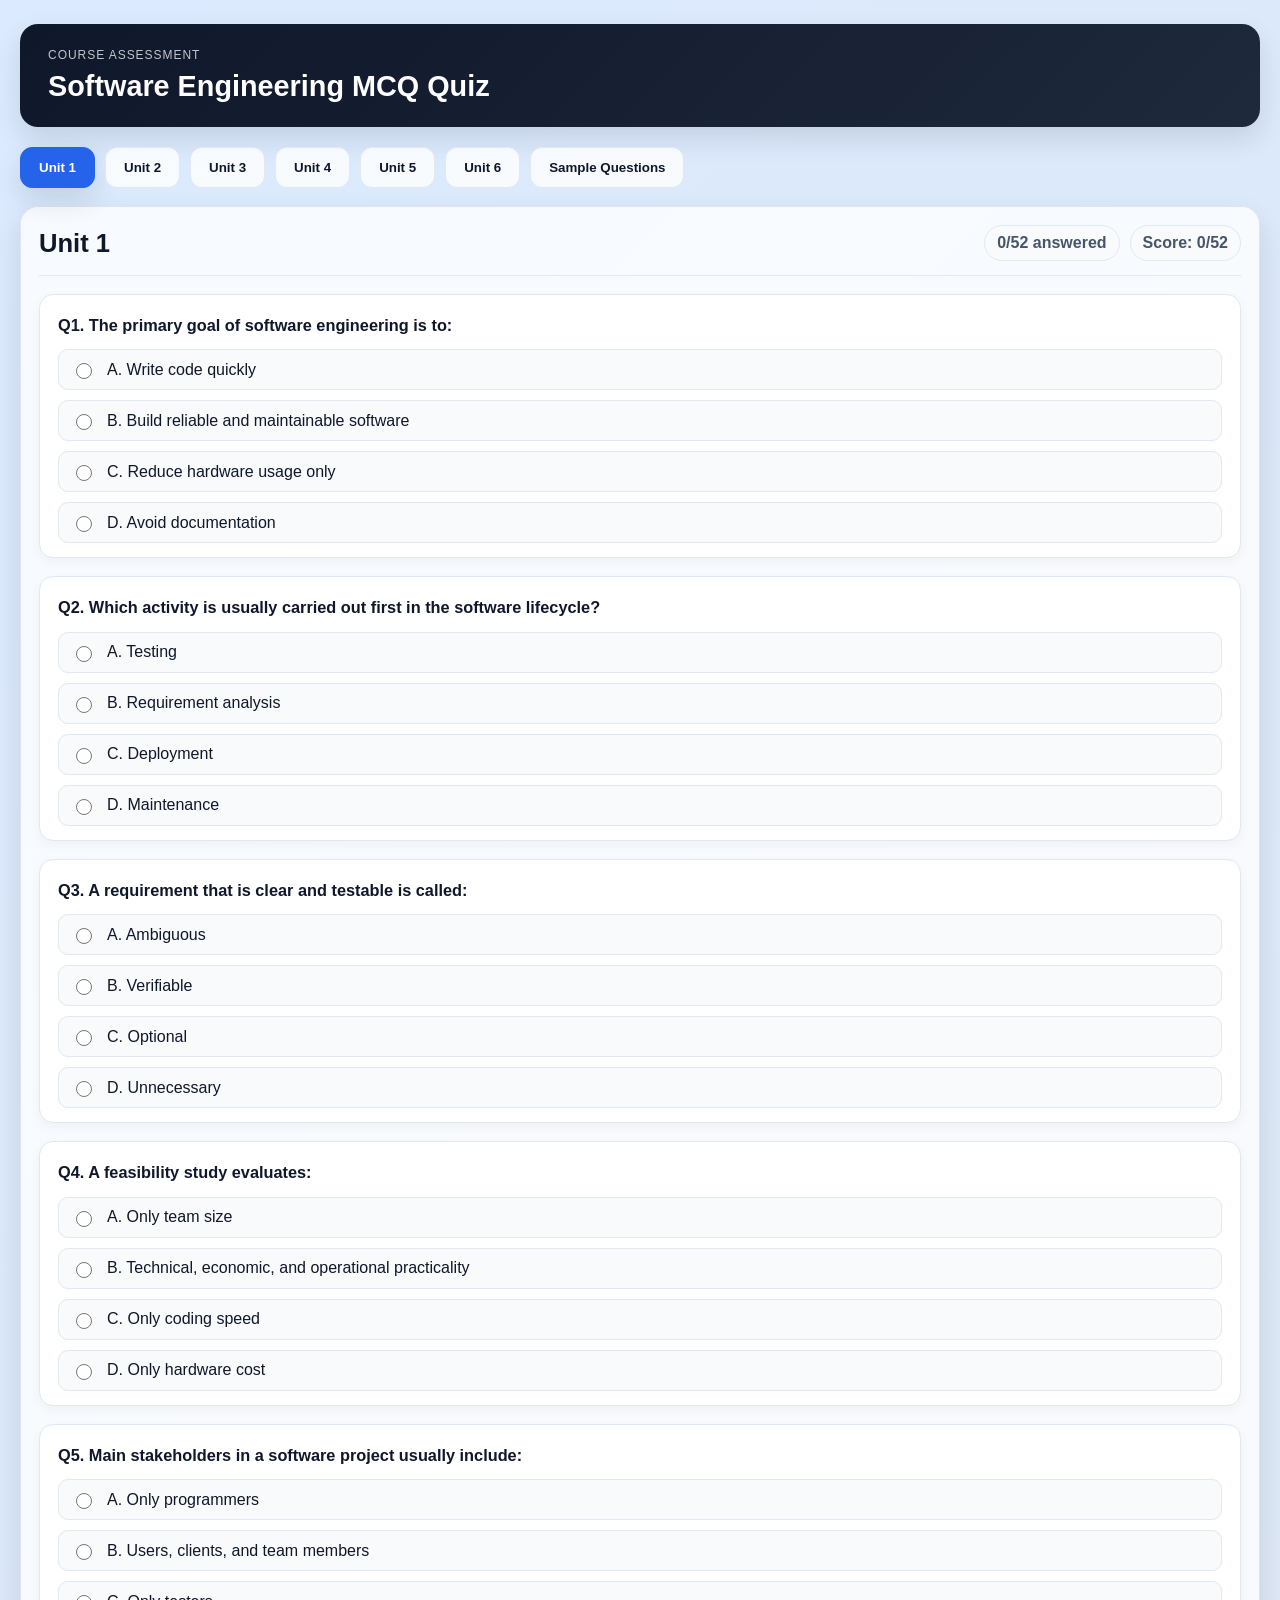
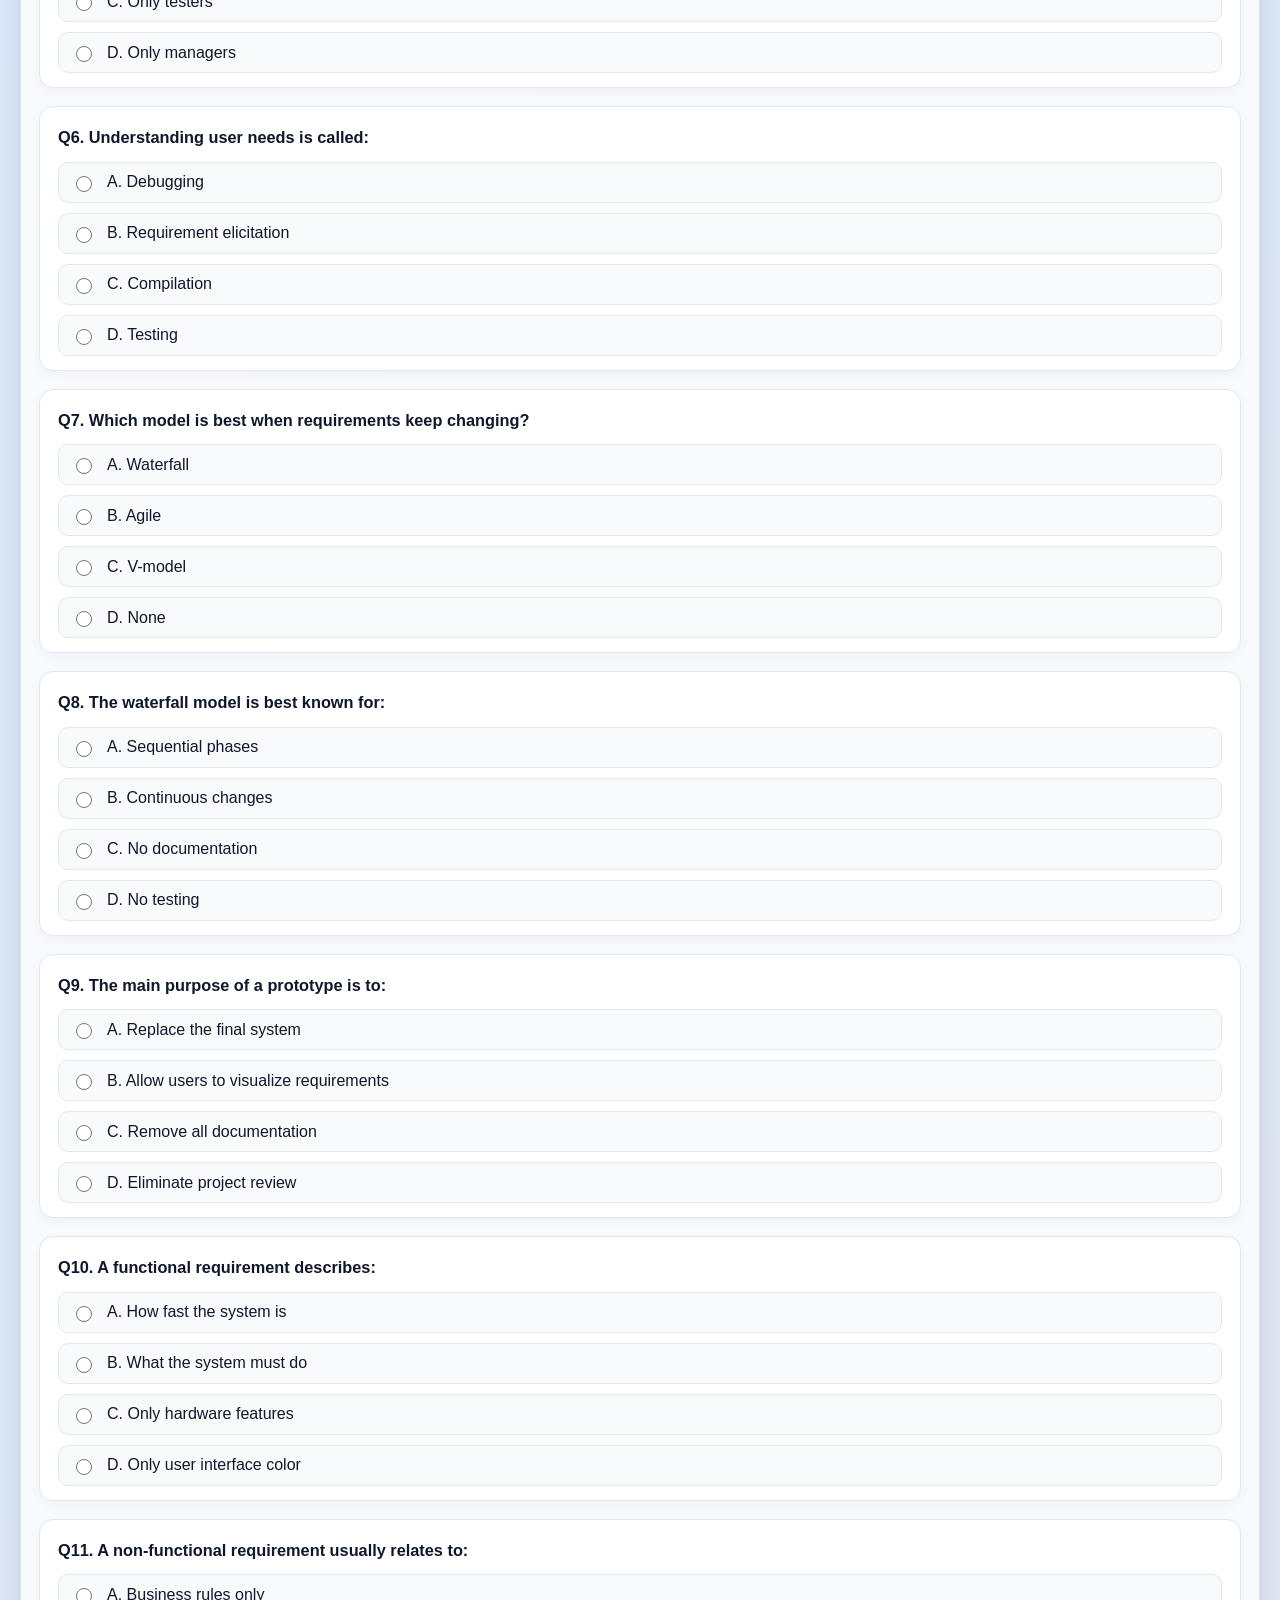
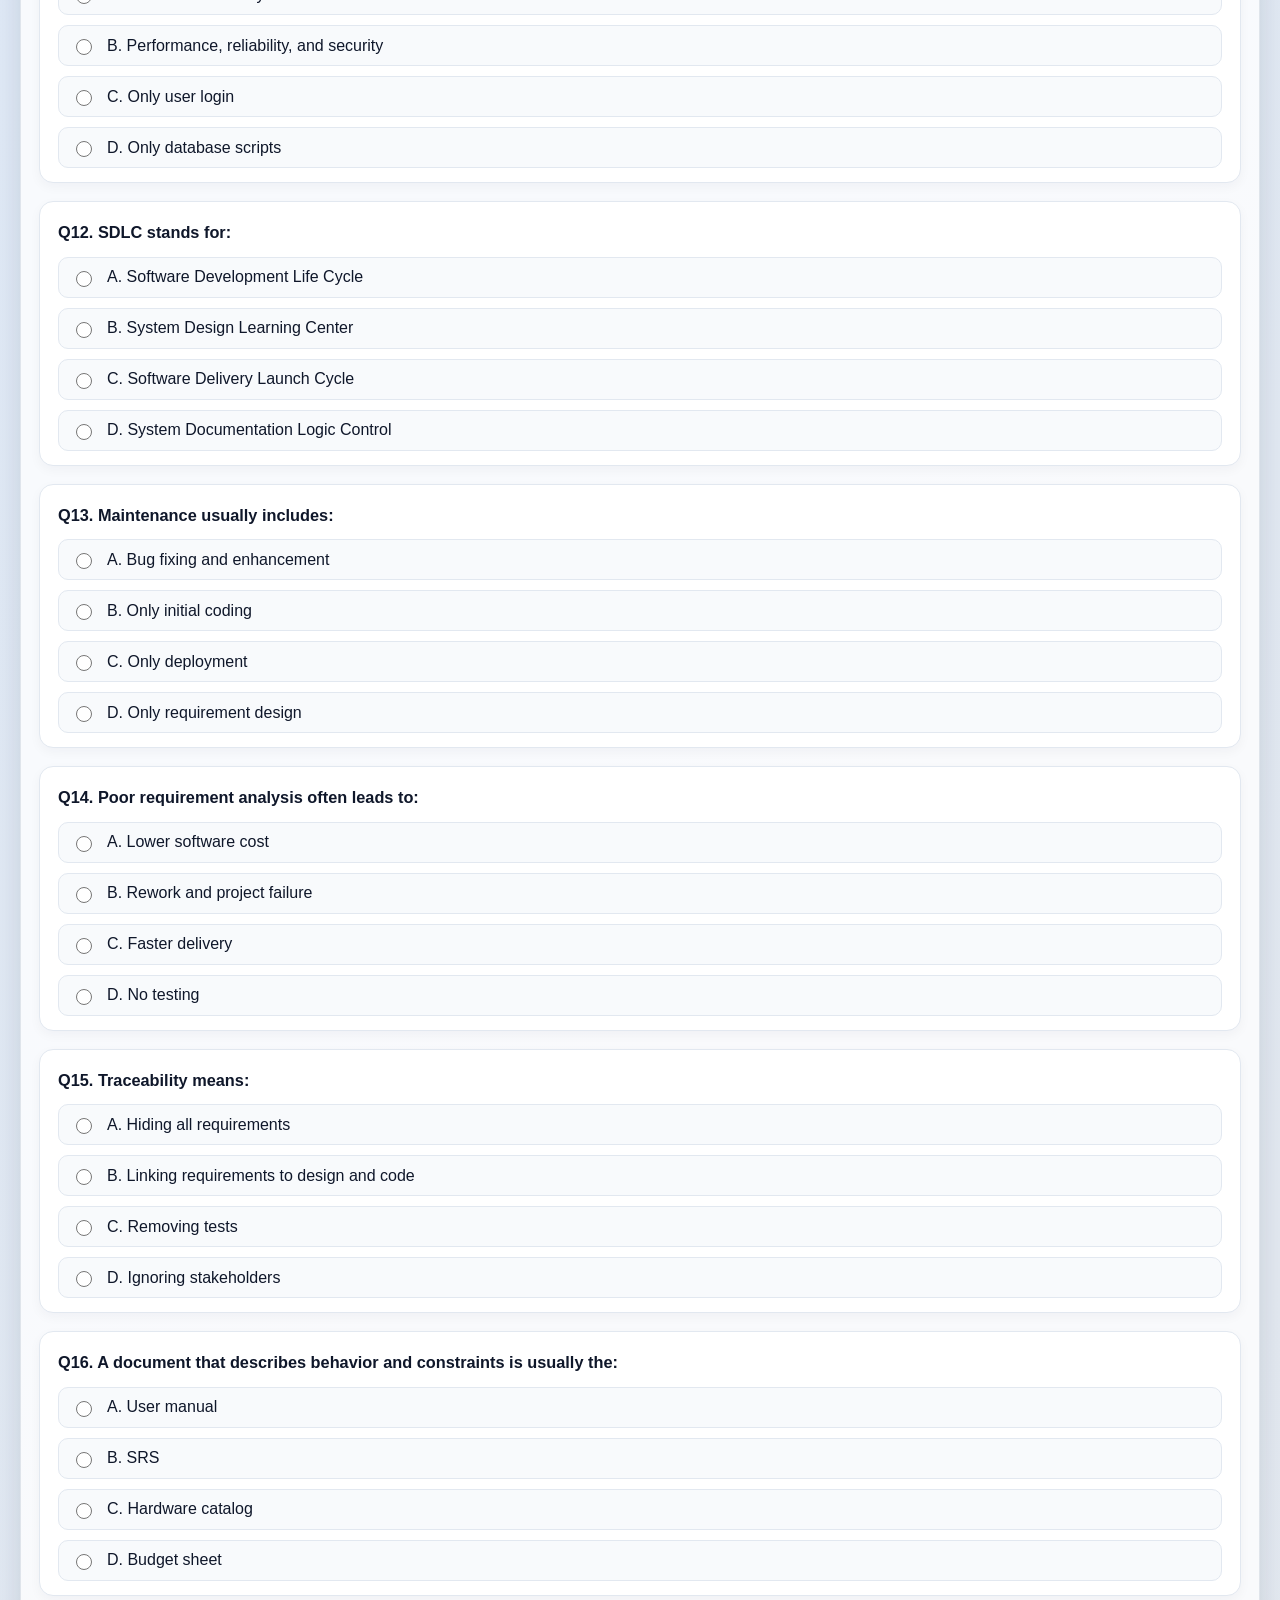
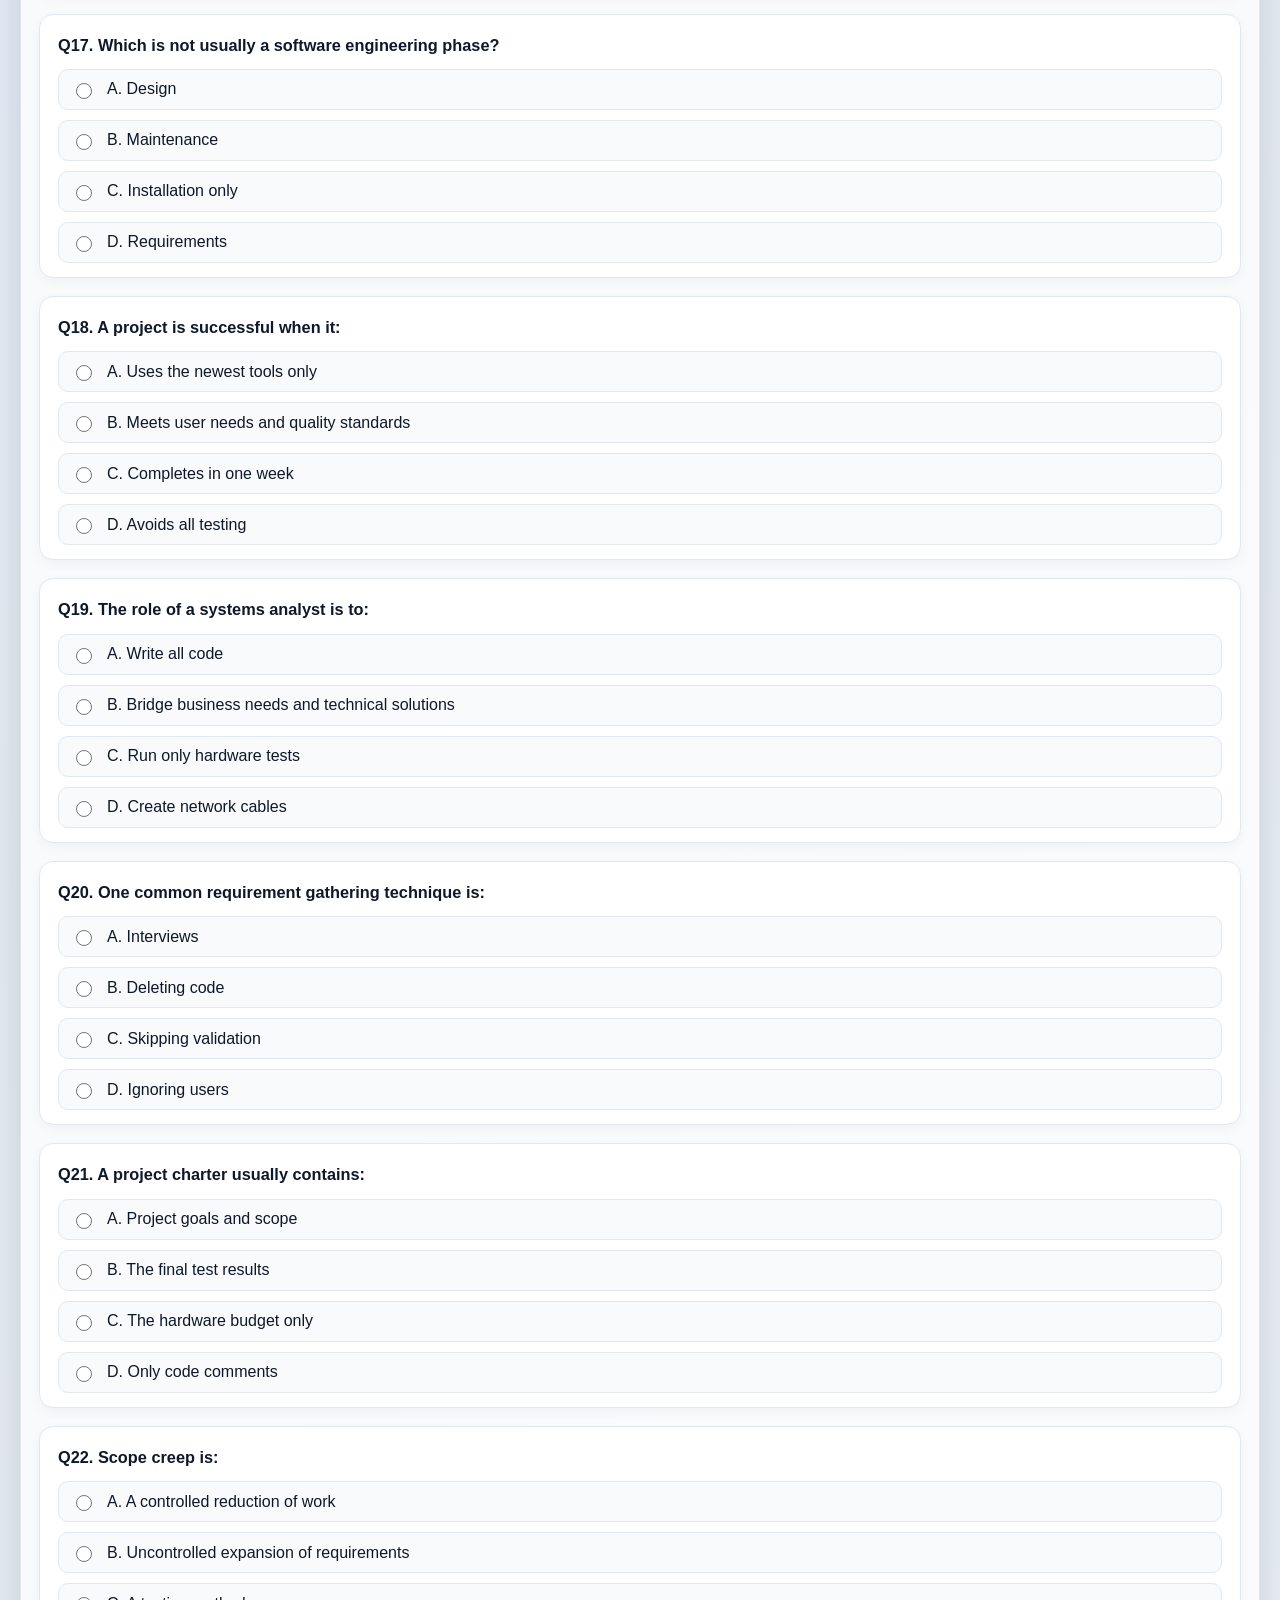
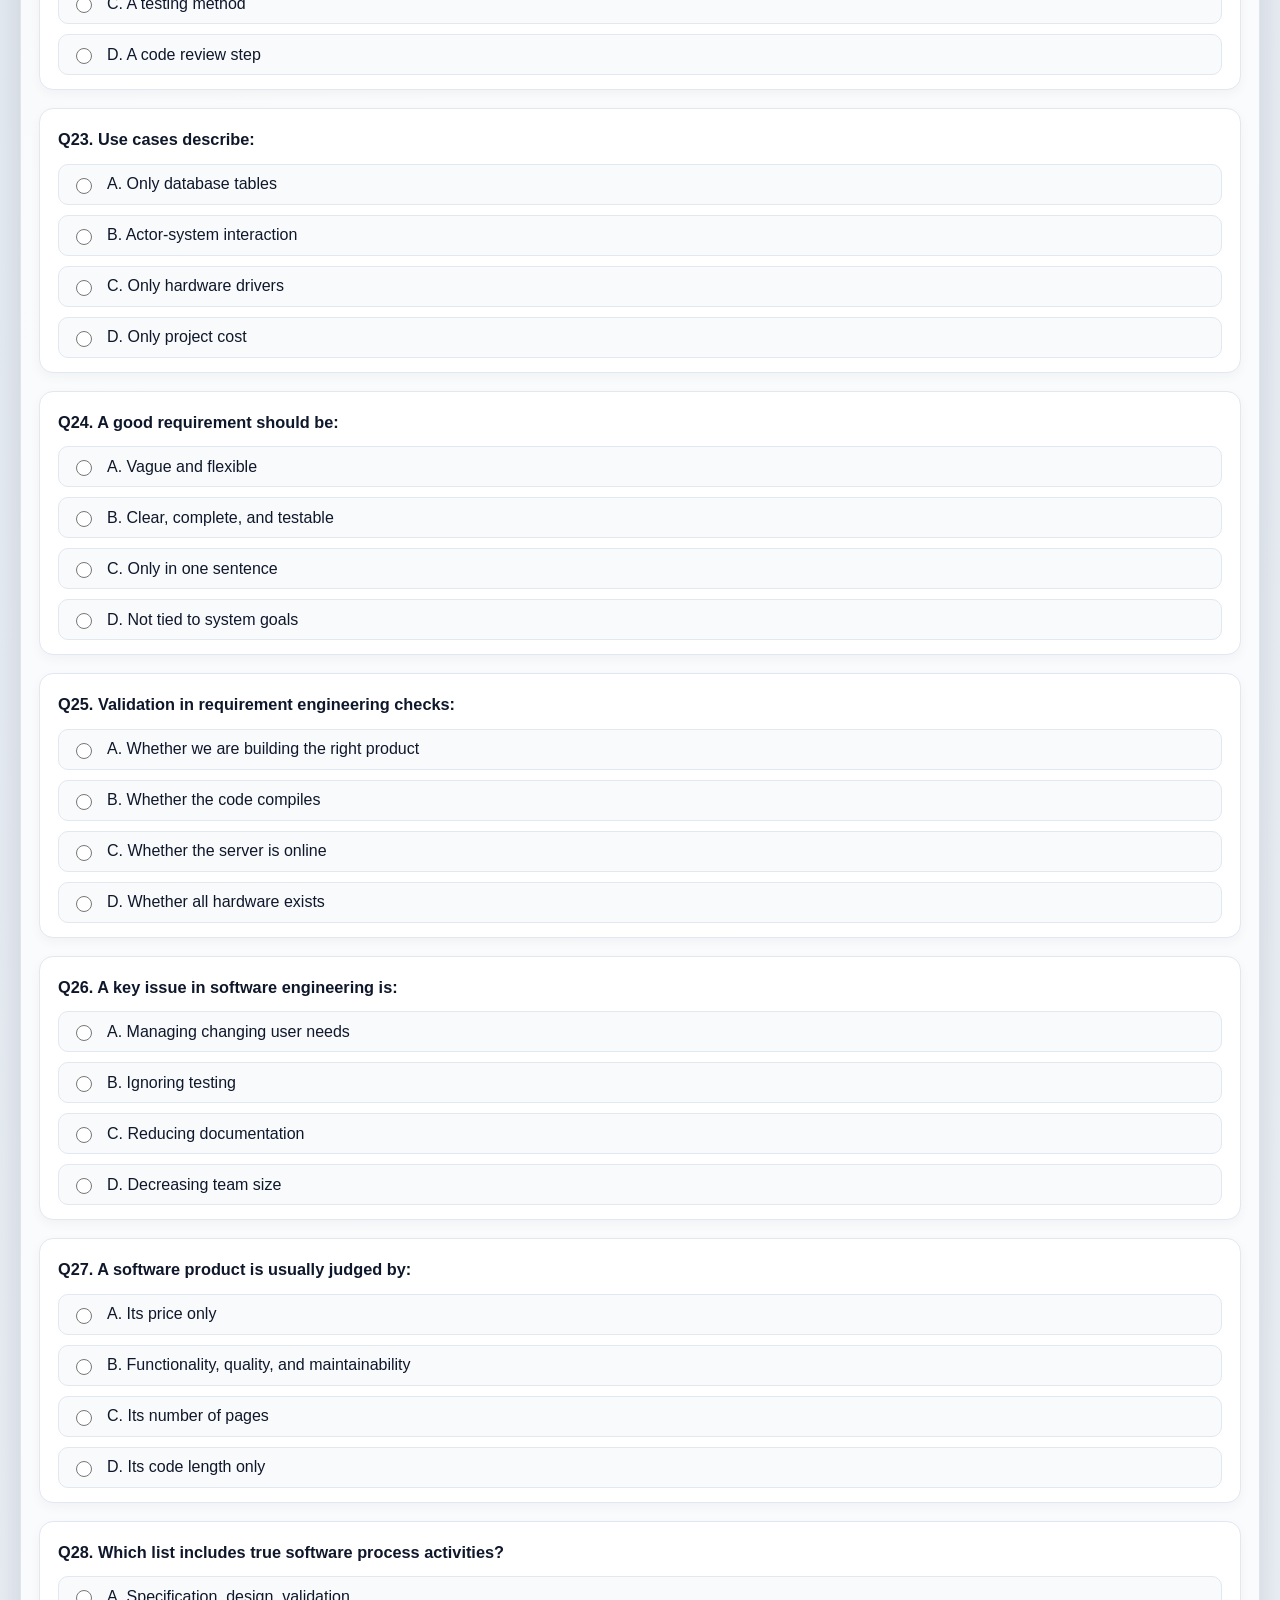
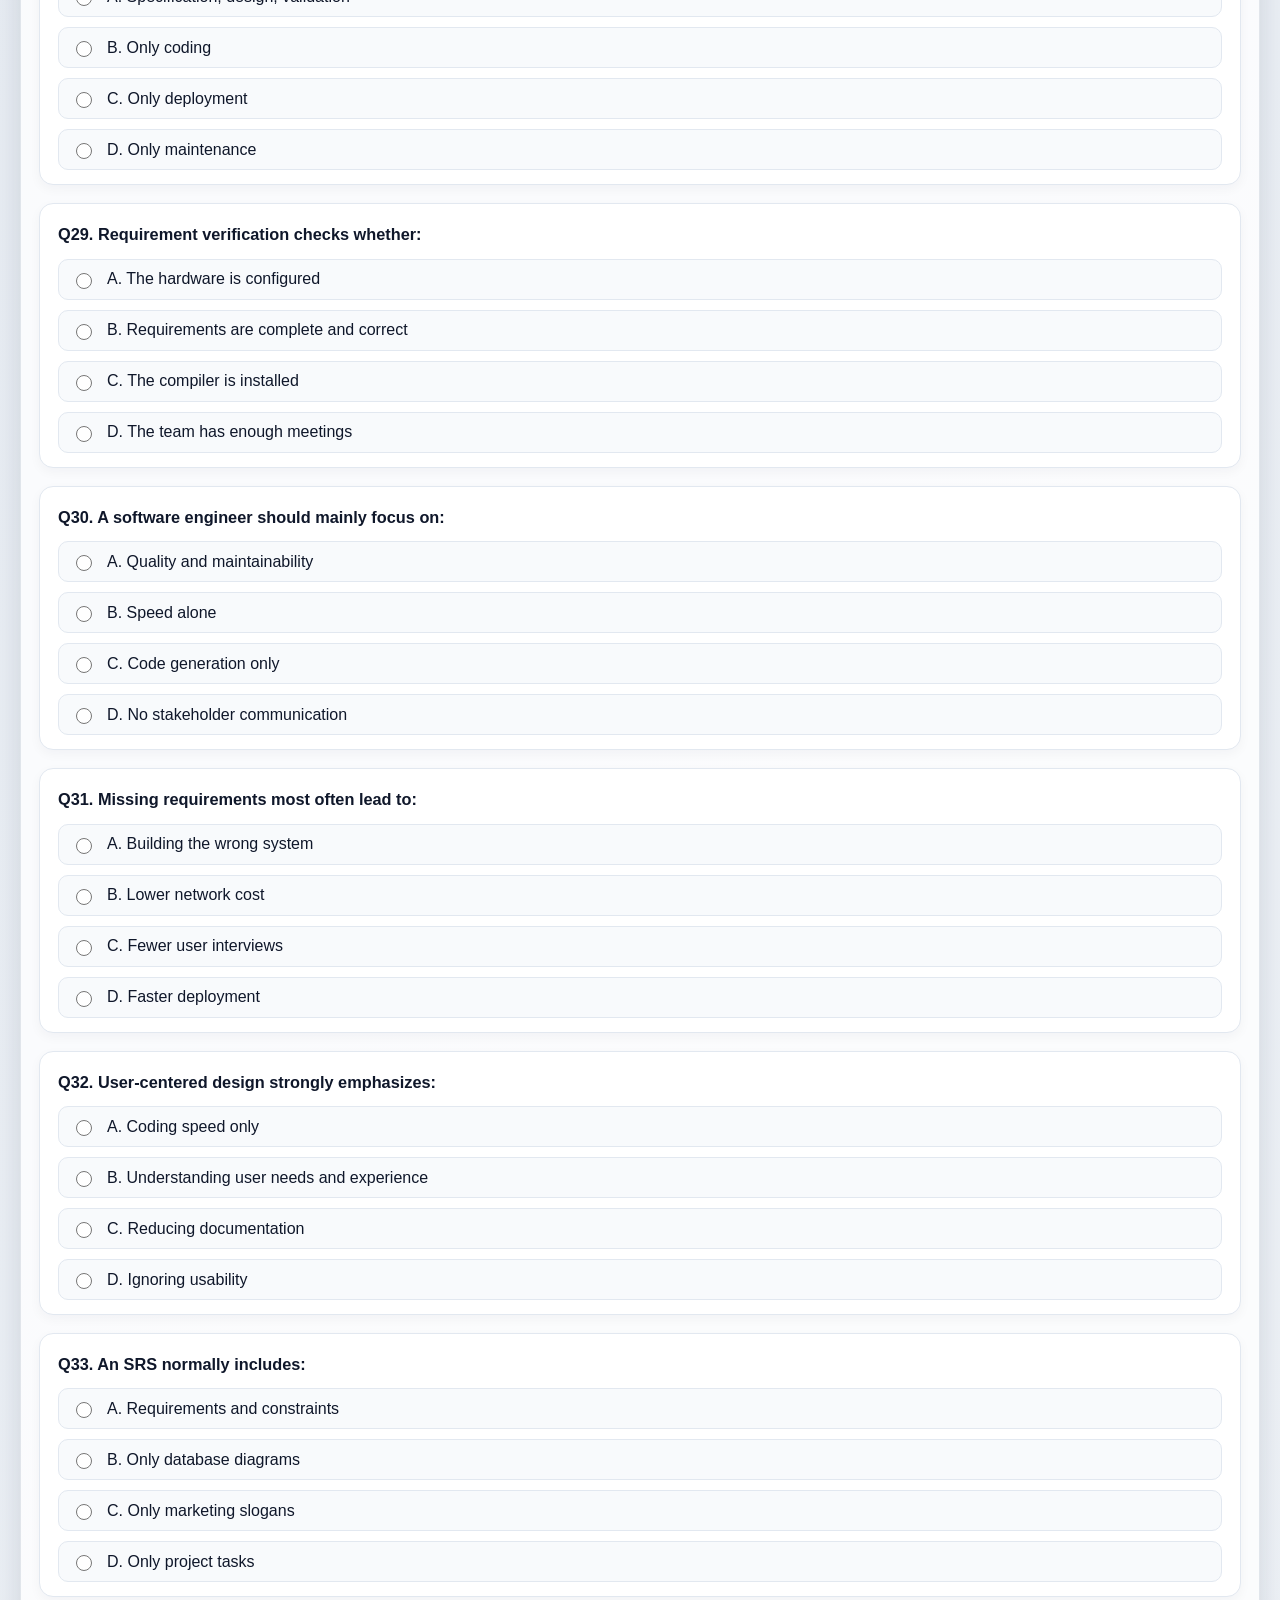
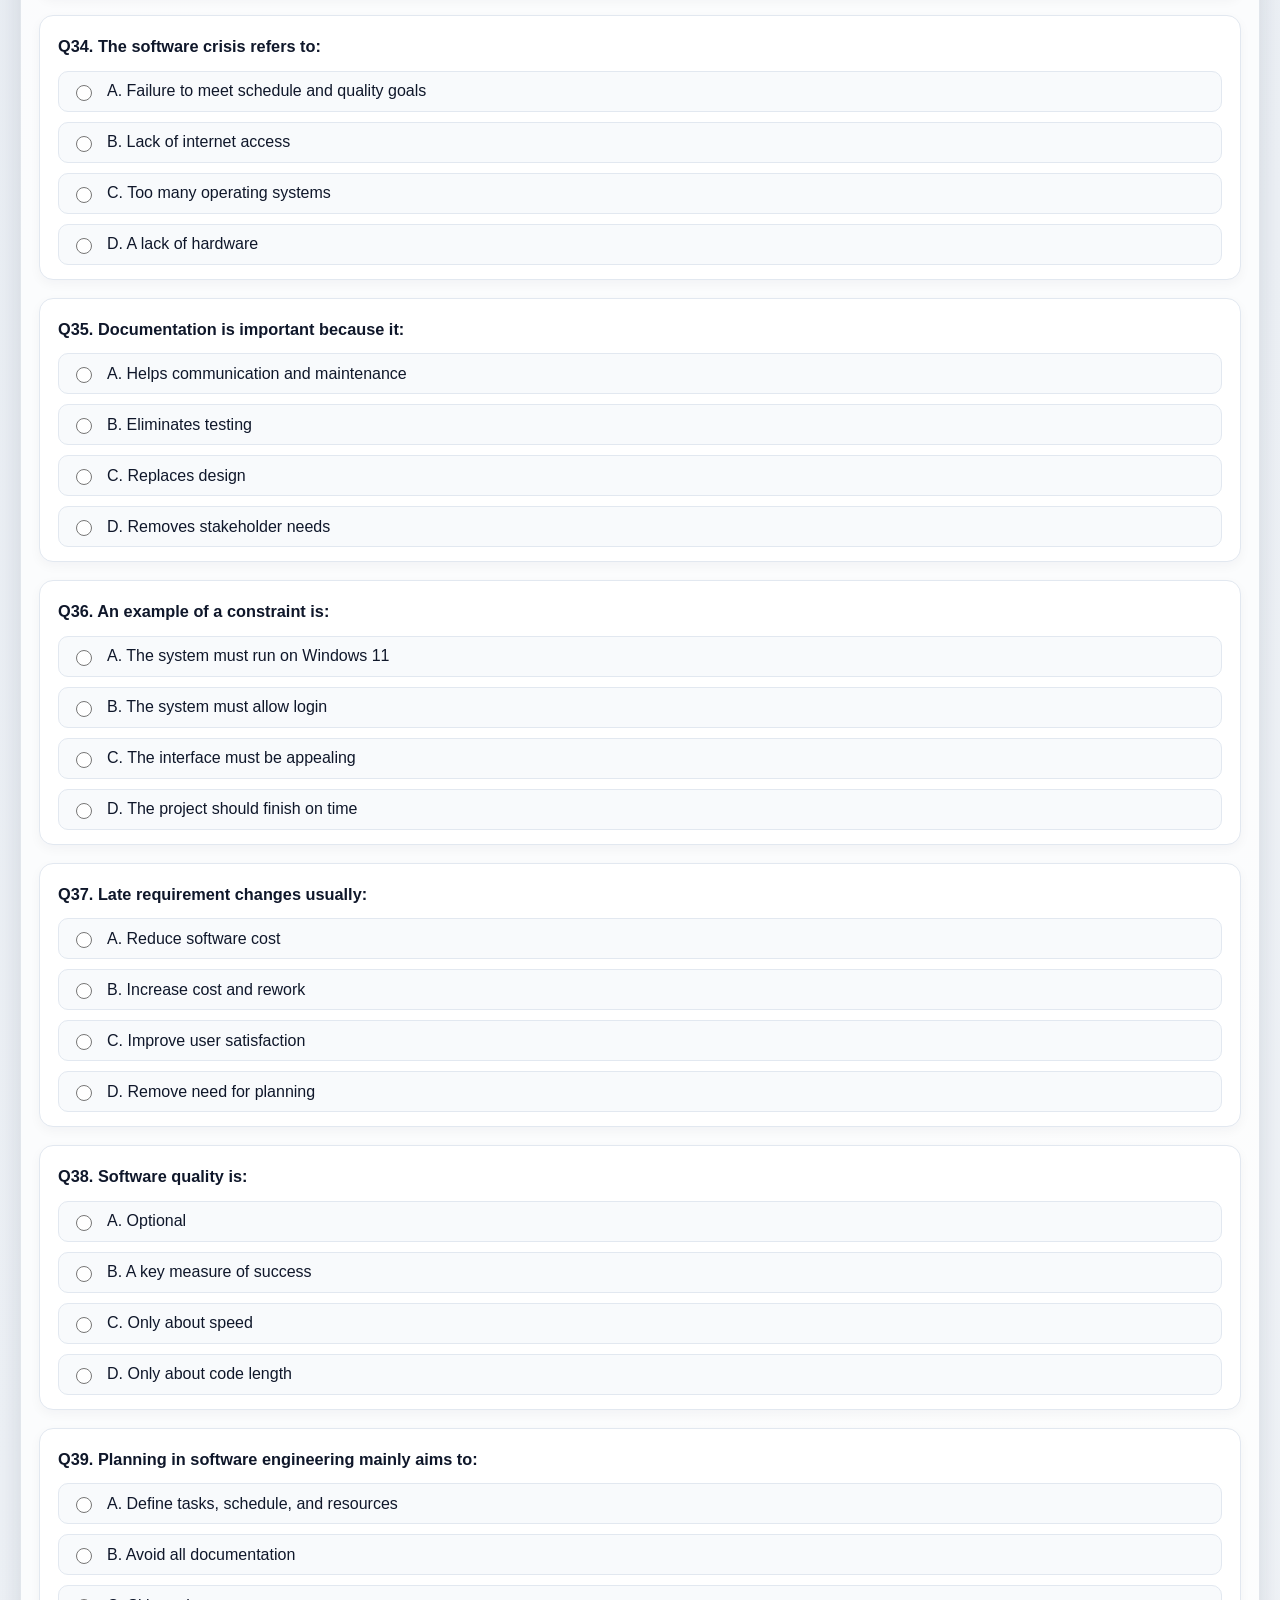
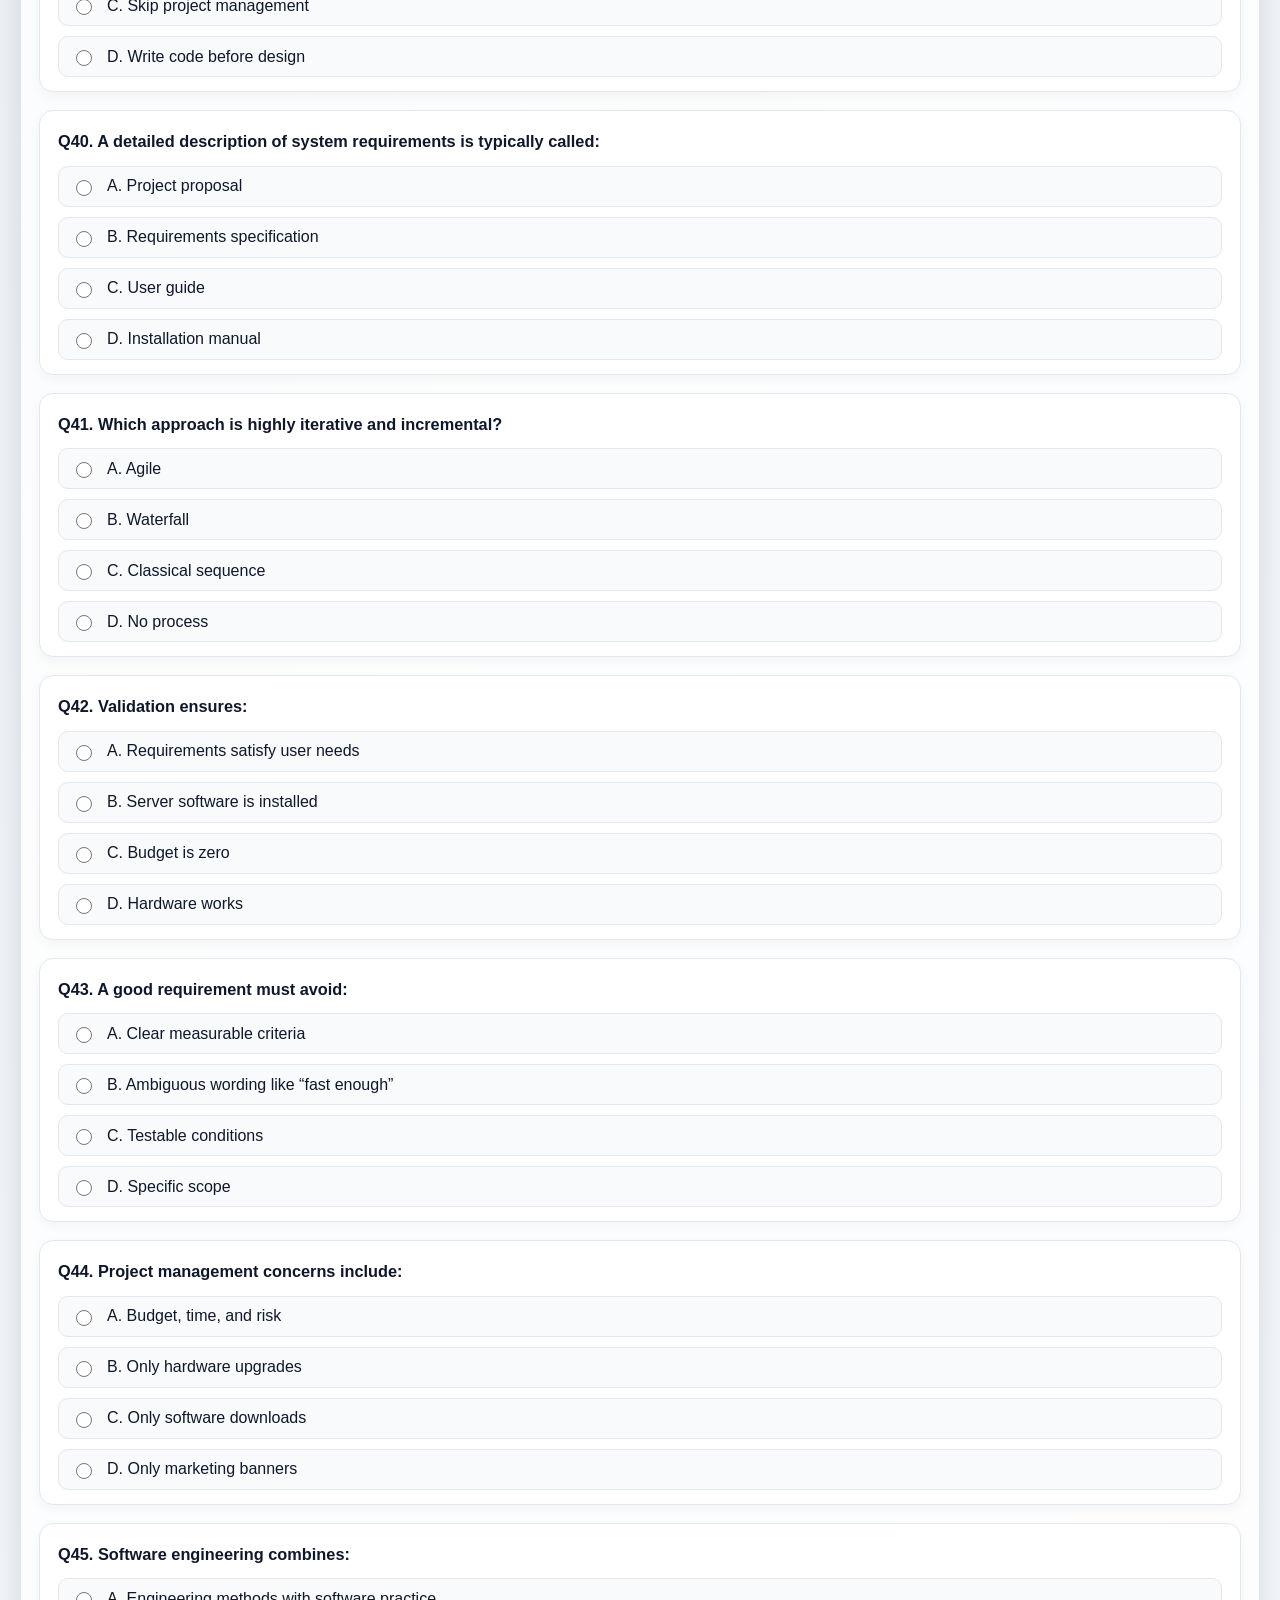
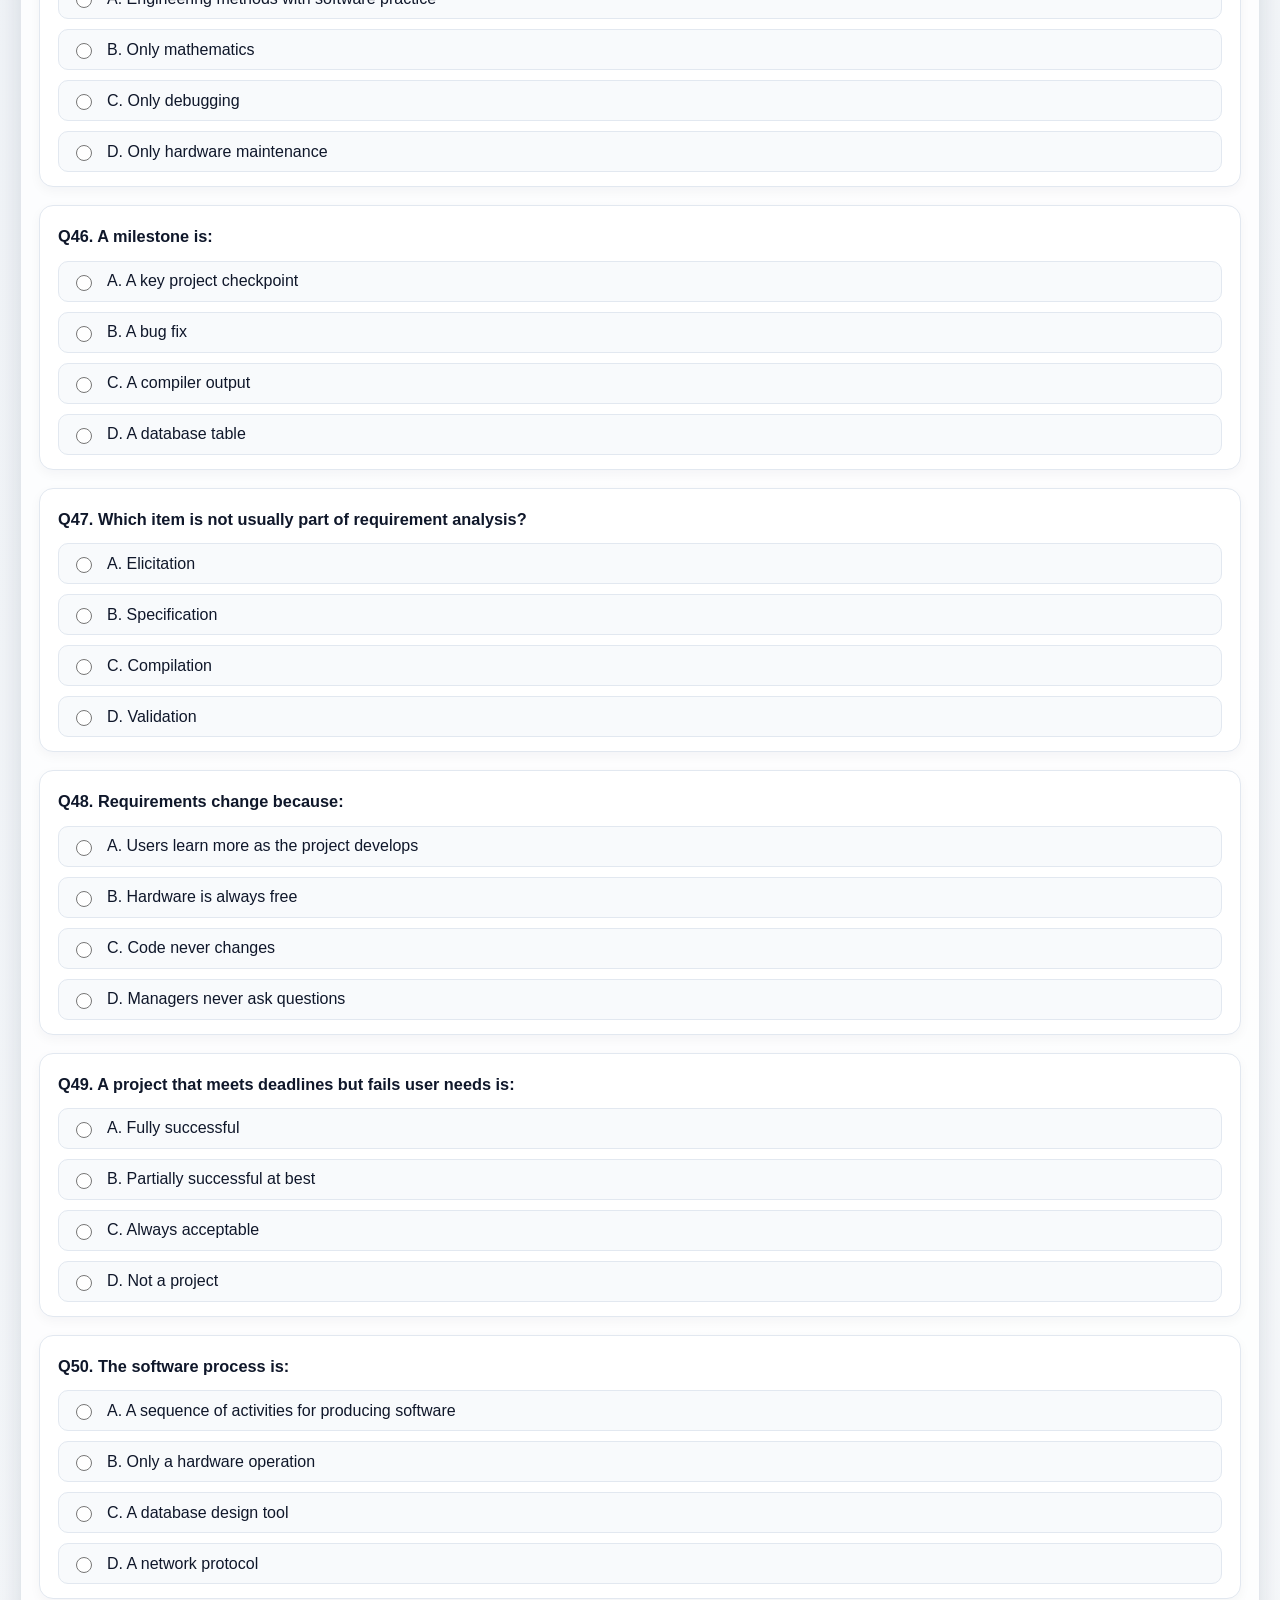
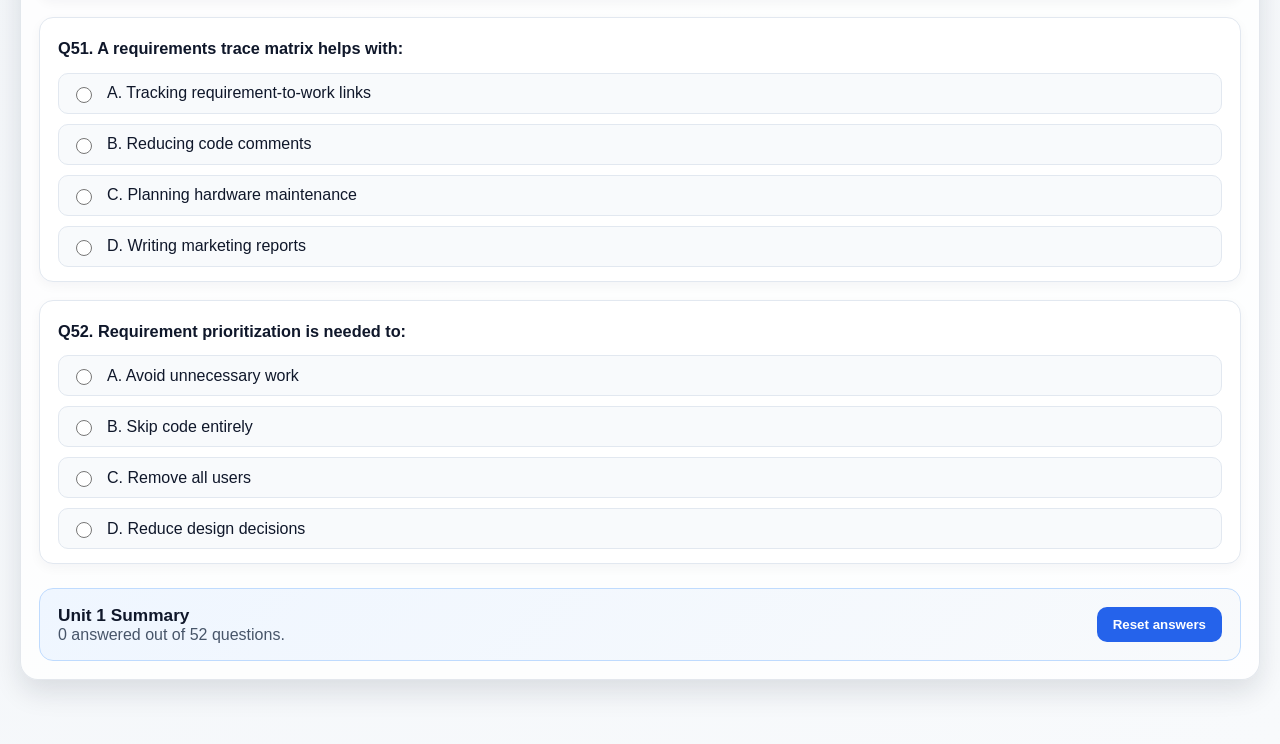
<file: swe/index.html>
<!doctype html>
<html lang="en">
  <head>
    <meta charset="UTF-8" />
    <meta name="viewport" content="width=device-width, initial-scale=1.0" />
    <title>Software Engineering Quiz</title>
    <link rel="stylesheet" href="styles.css" />
  </head>
  <body>
    <div class="app-shell">
      <header class="topbar">
        <div>
          <p class="eyebrow">Course Assessment</p>
          <h1>Software Engineering MCQ Quiz</h1>
        </div>
      </header>

      <nav id="unit-tabs" class="tabs" aria-label="Unit tabs"></nav>

      <main id="quiz-container" class="quiz-container"></main>
    </div>

    <script src="script.js"></script>
  </body>
</html>
</file>
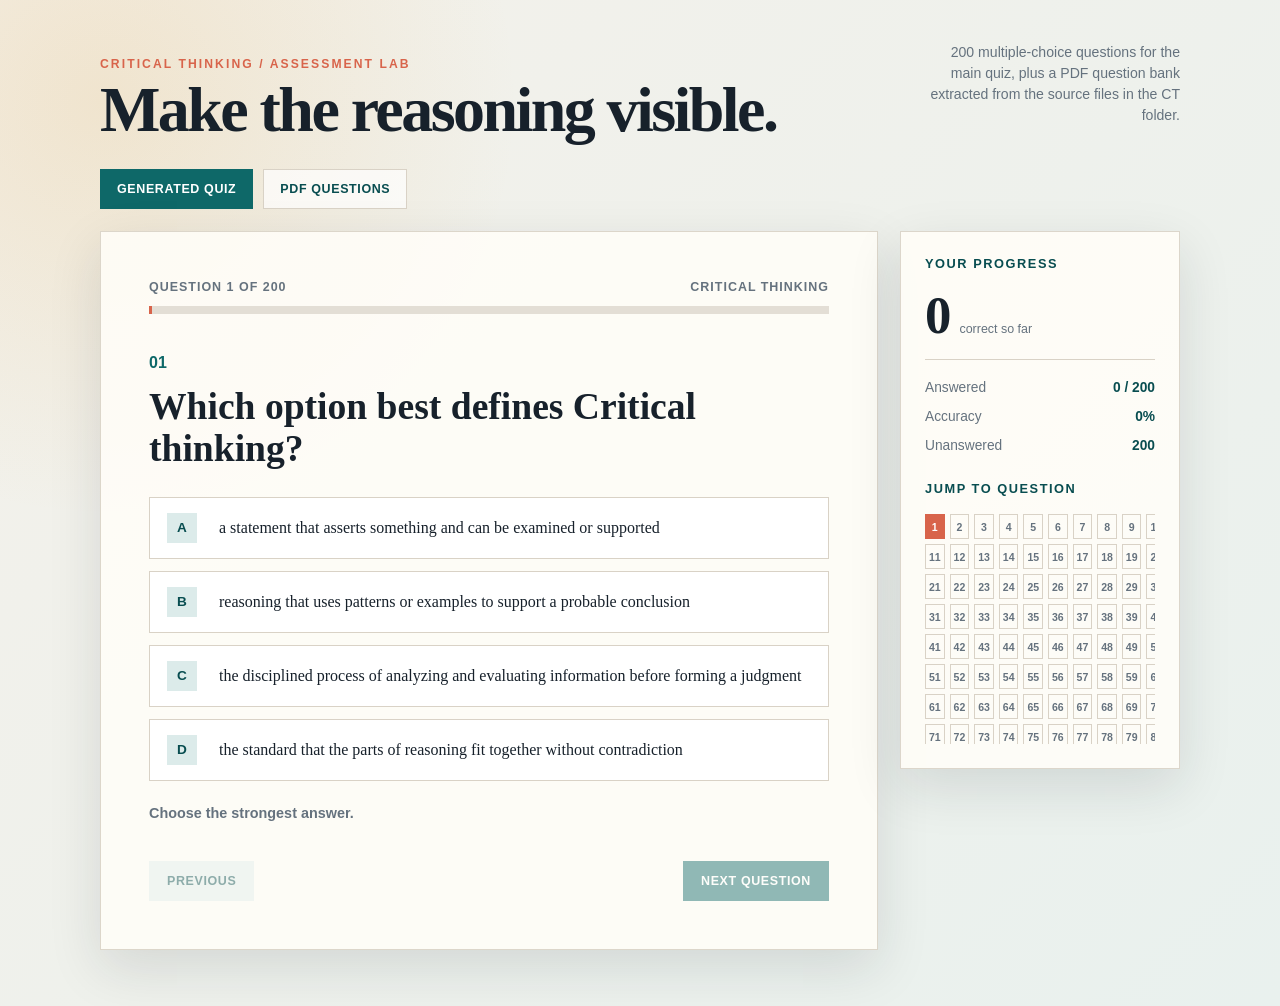
<file: CT/critical-thinking-quiz.html>
<!doctype html>
<html lang="en">
  <head>
    <meta charset="utf-8" />
    <meta name="viewport" content="width=device-width, initial-scale=1" />
    <title>Critical Thinking | 200 MCQ Quiz</title>
    <style>
      :root {
        --ink: #17212b;
        --muted: #65727e;
        --paper: #f4f1ea;
        --panel: #fffdf8;
        --line: #d9d2c6;
        --teal: #0e6868;
        --teal-dark: #084d50;
        --coral: #d8644b;
        --gold: #e0a13b;
        --good: #2b8057;
        --bad: #b84242;
        --shadow: 0 18px 50px rgba(23, 33, 43, 0.12);
      }
      * {
        box-sizing: border-box;
      }
      body {
        margin: 0;
        color: var(--ink);
        background:
          radial-gradient(
            circle at 8% 10%,
            rgba(224, 161, 59, 0.16),
            transparent 26rem
          ),
          linear-gradient(135deg, #f4f1ea 0%, #e9f1ee 100%);
        font-family: Georgia, "Times New Roman", serif;
        min-height: 100vh;
      }
      button {
        font: inherit;
      }
      .shell {
        max-width: 1120px;
        margin: 0 auto;
        padding: 28px 20px 56px;
      }
      .masthead {
        display: flex;
        justify-content: space-between;
        gap: 24px;
        align-items: end;
        margin-bottom: 28px;
      }
      .kicker {
        color: var(--coral);
        font:
          700 0.76rem/1.2 Arial,
          sans-serif;
        letter-spacing: 0.17em;
        text-transform: uppercase;
      }
      h1 {
        margin: 8px 0 0;
        max-width: 680px;
        font-size: clamp(2.1rem, 5vw, 4.7rem);
        line-height: 0.96;
        letter-spacing: -0.04em;
      }
      .deck-note {
        max-width: 250px;
        color: var(--muted);
        font:
          0.88rem/1.5 Arial,
          sans-serif;
        text-align: right;
      }
      .quiz-grid {
        display: grid;
        grid-template-columns: minmax(0, 1fr) 280px;
        gap: 22px;
        align-items: start;
      }
      .panel {
        background: rgba(255, 253, 248, 0.9);
        border: 1px solid rgba(217, 210, 198, 0.9);
        box-shadow: var(--shadow);
      }
      .main-panel {
        padding: clamp(22px, 4vw, 48px);
        min-height: 590px;
      }
      .side-panel {
        padding: 24px;
        position: sticky;
        top: 18px;
      }
      .progress-line {
        display: flex;
        justify-content: space-between;
        gap: 12px;
        color: var(--muted);
        font:
          700 0.78rem Arial,
          sans-serif;
        text-transform: uppercase;
        letter-spacing: 0.08em;
      }
      .progress-track {
        height: 8px;
        margin: 12px 0 40px;
        overflow: hidden;
        background: #e3ded5;
      }
      .progress-fill {
        width: 0.5%;
        height: 100%;
        background: var(--coral);
        transition: width 0.25s ease;
      }
      .question-number {
        color: var(--teal);
        font:
          700 1rem Arial,
          sans-serif;
      }
      h2 {
        margin: 14px 0 26px;
        max-width: 790px;
        font-size: clamp(1.5rem, 3vw, 2.35rem);
        line-height: 1.13;
      }
      .answers {
        display: grid;
        gap: 12px;
      }
      .answer {
        display: grid;
        grid-template-columns: 38px 1fr;
        gap: 14px;
        align-items: center;
        width: 100%;
        padding: 15px 17px;
        border: 1px solid var(--line);
        background: #fff;
        color: var(--ink);
        text-align: left;
        cursor: pointer;
        transition:
          transform 0.16s,
          border-color 0.16s,
          background 0.16s;
      }
      .answer:hover:not(:disabled) {
        transform: translateX(4px);
        border-color: var(--teal);
      }
      .answer-letter {
        display: grid;
        place-items: center;
        width: 30px;
        height: 30px;
        color: var(--teal-dark);
        background: #dcebea;
        font:
          700 0.85rem Arial,
          sans-serif;
      }
      .answer.correct {
        border-color: var(--good);
        background: #e7f4eb;
      }
      .answer.wrong {
        border-color: var(--bad);
        background: #f9e7e4;
      }
      .answer.reveal {
        border-color: var(--good);
        background: #eef8f0;
      }
      .feedback {
        min-height: 28px;
        margin: 22px 0 0;
        color: var(--muted);
        font:
          700 0.9rem/1.4 Arial,
          sans-serif;
      }
      .feedback.good {
        color: var(--good);
      }
      .feedback.bad {
        color: var(--bad);
      }
      .controls {
        display: flex;
        justify-content: space-between;
        gap: 12px;
        margin-top: 30px;
      }
      .tab-bar {
        display: flex;
        gap: 10px;
        margin: 18px 0 22px;
      }
      .tab {
        border: 1px solid var(--line);
        padding: 12px 16px;
        color: var(--teal-dark);
        background: rgba(255, 255, 255, 0.7);
        cursor: pointer;
        font:
          700 0.78rem Arial,
          sans-serif;
        letter-spacing: 0.05em;
        text-transform: uppercase;
      }
      .tab.active {
        color: #fff;
        border-color: var(--teal);
        background: var(--teal);
      }
      .tab-panel {
        display: none;
      }
      .tab-panel.active {
        display: block;
      }
      .bank-panel {
        padding: clamp(22px, 4vw, 48px);
      }
      .bank-note {
        max-width: 760px;
        margin: 0 0 22px;
        color: var(--muted);
        font:
          0.92rem/1.5 Arial,
          sans-serif;
      }
      .pdf-quiz-grid {
        display: grid;
        grid-template-columns: minmax(0, 1fr) 280px;
        gap: 22px;
        align-items: start;
      }
      .pdf-subtab-bar {
        display: flex;
        flex-wrap: wrap;
        gap: 8px;
        margin: 0 0 22px;
      }
      .pdf-subtab {
        border: 1px solid var(--line);
        padding: 10px 14px;
        background: rgba(255, 255, 255, 0.7);
        color: var(--teal-dark);
        cursor: pointer;
        font:
          700 0.72rem Arial,
          sans-serif;
        letter-spacing: 0.04em;
        text-transform: uppercase;
      }
      .pdf-subtab.active {
        color: #fff;
        border-color: var(--gold);
        background: var(--gold);
      }
      .pdf-progress-line {
        display: flex;
        justify-content: space-between;
        gap: 12px;
        color: var(--muted);
        font:
          700 0.78rem Arial,
          sans-serif;
        text-transform: uppercase;
        letter-spacing: 0.08em;
      }
      .pdf-progress-track {
        height: 8px;
        margin: 12px 0 40px;
        overflow: hidden;
        background: #e3ded5;
      }
      .pdf-progress-fill {
        width: 0.5%;
        height: 100%;
        background: var(--gold);
        transition: width 0.25s ease;
      }
      .pdf-question-number {
        color: var(--teal);
        font:
          700 1rem Arial,
          sans-serif;
      }
      .pdf-result-copy {
        max-width: 540px;
        margin: 18px auto 28px;
        color: var(--muted);
        font:
          1rem/1.55 Arial,
          sans-serif;
      }
      .pdf-answering-note {
        margin: 0 0 14px;
        color: var(--muted);
        font:
          0.88rem/1.5 Arial,
          sans-serif;
      }
      .btn {
        border: 0;
        padding: 13px 18px;
        cursor: pointer;
        font:
          700 0.78rem Arial,
          sans-serif;
        letter-spacing: 0.05em;
        text-transform: uppercase;
      }
      .btn-primary {
        color: #fff;
        background: var(--teal);
      }
      .btn-primary:hover {
        background: var(--teal-dark);
      }
      .btn-quiet {
        color: var(--teal-dark);
        background: #e2eeeb;
      }
      .btn:disabled {
        cursor: not-allowed;
        opacity: 0.45;
      }
      .side-title {
        margin: 0 0 18px;
        color: var(--teal-dark);
        font:
          700 0.8rem Arial,
          sans-serif;
        letter-spacing: 0.12em;
        text-transform: uppercase;
      }
      .score {
        display: flex;
        align-items: baseline;
        gap: 8px;
        padding-bottom: 18px;
        border-bottom: 1px solid var(--line);
      }
      .score strong {
        font-size: 3.3rem;
        line-height: 1;
      }
      .score span {
        color: var(--muted);
        font:
          0.78rem Arial,
          sans-serif;
      }
      .stat-list {
        display: grid;
        gap: 14px;
        margin: 20px 0 28px;
      }
      .stat {
        display: flex;
        justify-content: space-between;
        gap: 12px;
        font:
          0.86rem Arial,
          sans-serif;
      }
      .stat span {
        color: var(--muted);
      }
      .stat strong {
        color: var(--teal-dark);
      }
      .jump-grid {
        display: grid;
        grid-template-columns: repeat(10, 1fr);
        gap: 5px;
        max-height: 230px;
        overflow: auto;
        padding-right: 3px;
      }
      .jump {
        min-height: 25px;
        padding: 3px 0;
        border: 1px solid var(--line);
        color: var(--muted);
        background: transparent;
        cursor: pointer;
        font:
          700 0.66rem Arial,
          sans-serif;
      }
      .jump.current {
        color: #fff;
        border-color: var(--coral);
        background: var(--coral);
      }
      .jump.done {
        color: var(--teal-dark);
        border-color: #9ac8bd;
        background: #e2eeeb;
      }
      .jump.wrong {
        color: var(--bad);
        border-color: #e5aaa2;
        background: #f9e7e4;
      }
      .results {
        display: none;
        text-align: center;
        padding: 40px 10px;
      }
      .results.visible {
        display: block;
      }
      .results h2 {
        margin-left: auto;
        margin-right: auto;
      }
      .result-score {
        color: var(--coral);
        font-size: 5rem;
        line-height: 1;
      }
      .result-copy {
        max-width: 540px;
        margin: 18px auto 28px;
        color: var(--muted);
        font:
          1rem/1.55 Arial,
          sans-serif;
      }
      .hidden {
        display: none !important;
      }
      @media (max-width: 820px) {
        .masthead {
          display: block;
        }
        .deck-note {
          max-width: none;
          margin-top: 15px;
          text-align: left;
        }
        .quiz-grid {
          grid-template-columns: 1fr;
        }
        .side-panel {
          position: static;
          order: -1;
        }
        .jump-grid {
          grid-template-columns: repeat(20, 1fr);
          max-height: 120px;
        }
      }
      @media (max-width: 520px) {
        .shell {
          padding: 20px 12px 40px;
        }
        .main-panel {
          padding: 22px 16px;
        }
        .controls {
          flex-direction: column-reverse;
        }
        .controls .btn {
          width: 100%;
        }
      }
    </style>
  </head>
  <body>
    <main class="shell">
      <header class="masthead">
        <div>
          <div class="kicker">Critical Thinking / Assessment Lab</div>
          <h1>Make the reasoning visible.</h1>
        </div>
        <p class="deck-note">
          200 multiple-choice questions for the main quiz, plus a PDF question
          bank extracted from the source files in the CT folder.
        </p>
      </header>

      <div class="tab-bar" role="tablist" aria-label="Quiz sections">
        <button class="tab active" id="quiz-tab-btn" type="button">
          Generated quiz
        </button>
        <button class="tab" id="pdf-tab-btn" type="button">
          PDF questions
        </button>
      </div>

      <section class="tab-panel active" id="quiz-panel" aria-live="polite">
        <div class="quiz-grid" id="quiz-view">
          <section class="panel main-panel">
            <div class="progress-line">
              <span id="question-count">Question 1 of 200</span
              ><span id="category-label">Foundations</span>
            </div>
            <div class="progress-track">
              <div class="progress-fill" id="progress-fill"></div>
            </div>
            <div id="question-card">
              <div class="question-number" id="question-number">01</div>
              <h2 id="question-text"></h2>
              <div class="answers" id="answers"></div>
              <p class="feedback" id="feedback" aria-live="assertive"></p>
              <div class="controls">
                <button class="btn btn-quiet" id="previous-btn" type="button">
                  Previous
                </button>
                <button
                  class="btn btn-primary"
                  id="next-btn"
                  type="button"
                  disabled
                >
                  Next question
                </button>
              </div>
            </div>
            <div class="results" id="results">
              <div class="kicker">Assessment complete</div>
              <div class="result-score" id="result-score">0%</div>
              <h2 id="result-title">Your reasoning profile is ready.</h2>
              <p class="result-copy" id="result-copy"></p>
              <button class="btn btn-primary" id="restart-btn" type="button">
                Restart quiz
              </button>
            </div>
          </section>

          <aside class="panel side-panel">
            <h2 class="side-title">Your progress</h2>
            <div class="score">
              <strong id="score-value">0</strong><span>correct so far</span>
            </div>
            <div class="stat-list">
              <div class="stat">
                <span>Answered</span><strong id="answered-value">0 / 200</strong>
              </div>
              <div class="stat">
                <span>Accuracy</span><strong id="accuracy-value">0%</strong>
              </div>
              <div class="stat">
                <span>Unanswered</span><strong id="remaining-value">200</strong>
              </div>
            </div>
            <h2 class="side-title">Jump to question</h2>
            <div class="jump-grid" id="jump-grid"></div>
          </aside>
        </div>
      </section>

      <section class="tab-panel" id="pdf-panel">
        <p class="bank-note">
          Each tab below represents one source PDF from the CT folder. Select a
          quiz, answer the questions one by one, and review the result for that
          specific file.
        </p>
        <div class="pdf-subtab-bar" id="pdf-source-tabs" role="tablist" aria-label="PDF source quizzes"></div>
        <div class="quiz-grid pdf-quiz-grid" id="pdf-quiz-view">
          <section class="panel main-panel">
            <div class="pdf-progress-line">
              <span id="pdf-question-count">Question 1 of 200</span>
              <span id="pdf-category-label">40 Exams Type Mcqs</span>
            </div>
            <div class="pdf-progress-track">
              <div class="pdf-progress-fill" id="pdf-progress-fill"></div>
            </div>
            <div id="pdf-question-card">
              <div class="pdf-question-number" id="pdf-question-number">01</div>
              <h2 id="pdf-question-text"></h2>
              <p class="pdf-answering-note" id="pdf-answering-note">
                Choose the strongest answer. Answers are based on the actual
                question content in each PDF.
              </p>
              <div class="answers" id="pdf-answers"></div>
              <p class="feedback" id="pdf-feedback" aria-live="assertive"></p>
              <div class="controls">
                <button
                  class="btn btn-quiet"
                  id="pdf-previous-btn"
                  type="button"
                >
                  Previous
                </button>
                <button
                  class="btn btn-primary"
                  id="pdf-next-btn"
                  type="button"
                  disabled
                >
                  Next question
                </button>
              </div>
            </div>
            <div class="results" id="pdf-results">
              <div class="kicker">PDF quiz complete</div>
              <div class="result-score" id="pdf-result-score">200</div>
              <h2 id="pdf-result-title">You have answered the imported set.</h2>
              <p class="pdf-result-copy" id="pdf-result-copy"></p>
              <button class="btn btn-primary" id="pdf-restart-btn" type="button">
                Restart PDF quiz
              </button>
            </div>
          </section>

          <aside class="panel side-panel">
            <h2 class="side-title">PDF quiz progress</h2>
            <div class="score">
              <strong id="pdf-score-value">0</strong>
              <span>answered so far</span>
            </div>
            <div class="stat-list">
              <div class="stat">
                <span>Answered</span><strong id="pdf-answered-value">0 / 200</strong>
              </div>
              <div class="stat">
                <span>Remaining</span><strong id="pdf-remaining-value">200</strong>
              </div>
            </div>
            <h2 class="side-title">Jump to question</h2>
            <div class="jump-grid" id="pdf-jump-grid"></div>
          </aside>
        </div>
      </section>
    </main>

    <script src="pdf-question-bank.js"></script>
    <script>
      const concepts = [
        [
          "Critical thinking",
          "the disciplined process of analyzing and evaluating information before forming a judgment",
          "A student separates claims from evidence and checks both before deciding.",
          "What evidence supports this conclusion, and what else could explain the facts?",
          "unsupported conclusions and decisions based on habit or impulse",
        ],
        [
          "Clarity",
          "the standard of making a claim understandable and free from confusing wording",
          "A writer defines what “success” means instead of using the word vaguely.",
          "What exactly do you mean by that statement?",
          "people may argue about different meanings without noticing",
        ],
        [
          "Accuracy",
          "the standard of being factually correct and supported by reliable information",
          "A researcher checks a date against a trustworthy primary source.",
          "Is the information true and verifiable?",
          "a confident decision can be built on false information",
        ],
        [
          "Precision",
          "the standard of giving enough specific detail to make a claim useful",
          "Instead of saying a service is “often late,” a report gives the average delay in minutes.",
          "Can the claim be made more exact?",
          "a broad claim may hide important variation",
        ],
        [
          "Relevance",
          "the standard of using information that directly bears on the question at hand",
          "A budget decision considers operating costs rather than an unrelated personal preference.",
          "How does this information connect to the issue?",
          "time and attention are diverted by distractions",
        ],
        [
          "Depth",
          "the standard of addressing the complexities and underlying factors in an issue",
          "An analysis of school attendance considers transport, health, family, and policy factors.",
          "What complexities or difficulties does this issue involve?",
          "a simple answer can miss causes and consequences",
        ],
        [
          "Breadth",
          "the standard of considering more than one viewpoint, frame, or interpretation",
          "A policy is assessed from the perspectives of residents, workers, businesses, and visitors.",
          "What other viewpoints should be considered?",
          "one perspective can be mistaken for the whole picture",
        ],
        [
          "Logic",
          "the standard that the parts of reasoning fit together without contradiction",
          "The conclusion follows from the stated reasons rather than from an unrelated opinion.",
          "Do the reasons actually support the conclusion?",
          "a persuasive-sounding argument may not hold together",
        ],
        [
          "Significance",
          "the standard of identifying the most important facts or consequences in an issue",
          "A safety risk receives more attention than a minor design preference.",
          "Which facts or consequences matter most here?",
          "minor details can overwhelm the central issue",
        ],
        [
          "Fairness",
          "the standard of applying reasoning consistently without favoritism or double standards",
          "A manager uses the same performance rule for friends and other employees.",
          "Would I apply the same rule if the roles were reversed?",
          "personal preference can be disguised as judgment",
        ],
        [
          "Assumption",
          "an unstated belief that reasoning takes for granted",
          "A plan assumes customers have internet access even though this was never checked.",
          "What is being taken for granted?",
          "hidden beliefs can make an argument fragile",
        ],
        [
          "Inference",
          "a conclusion drawn from evidence and reasoning rather than directly observed",
          "Seeing wet roads, a person infers that it may have rained.",
          "What conclusion is reasonably supported by these facts?",
          "a guess may be mistaken for an established fact",
        ],
        [
          "Implication",
          "a likely effect, consequence, or meaning that follows from a claim or decision",
          "If a rule is enforced strictly, some exceptional cases may be affected.",
          "If this is true, what follows from it?",
          "important consequences remain unnoticed",
        ],
        [
          "Evidence",
          "information used to support, challenge, or assess a claim",
          "A controlled test result is used to evaluate whether a product works.",
          "What information would support or weaken this claim?",
          "opinions can be treated as though they were proof",
        ],
        [
          "Claim",
          "a statement that asserts something and can be examined or supported",
          "“The new timetable reduces waiting time” is a claim that can be tested.",
          "What is the exact statement being asserted?",
          "discussion becomes unfocused because no proposition is identified",
        ],
        [
          "Reason",
          "a statement offered to support why a claim should be accepted",
          "A report cites lower fuel use as a reason to adopt a new vehicle.",
          "Why should anyone accept this claim?",
          "a conclusion is presented without support",
        ],
        [
          "Conclusion",
          "the judgment or position that an argument is trying to establish",
          "After reviewing the results, the committee recommends changing the process.",
          "What final position do the reasons point toward?",
          "supporting details are mistaken for the main point",
        ],
        [
          "Argument",
          "a connected set of reasons offered in support of a conclusion",
          "A proposal links evidence about cost and safety to a recommendation.",
          "Which reasons are connected to which conclusion?",
          "rhetoric can be mistaken for justified reasoning",
        ],
        [
          "Premise",
          "a reason or starting statement from which a conclusion is drawn",
          "“All registered users must verify identity” functions as a premise in a policy argument.",
          "What starting statement is the reasoning using?",
          "the foundation of an argument remains unexamined",
        ],
        [
          "Validity",
          "the property of a deductive argument whose conclusion follows from its premises",
          "If the premises were true, the conclusion would have to be true in a valid form.",
          "Would the conclusion follow if the premises were true?",
          "an argument may be logically structured but based on false premises",
        ],
        [
          "Soundness",
          "the combination of valid reasoning and true premises in a deductive argument",
          "A sound argument has a reliable logical form and accurate starting facts.",
          "Are the logic and the premises both reliable?",
          "formal structure can create false confidence",
        ],
        [
          "Inductive reasoning",
          "reasoning that uses patterns or examples to support a probable conclusion",
          "Several tested samples support the expectation that the wider batch is similar.",
          "How strongly do the examples support a likely pattern?",
          "a probability is treated as certainty",
        ],
        [
          "Deductive reasoning",
          "reasoning that applies general premises to reach a necessary conclusion",
          "From a rule and a confirmed case, a necessary result is derived.",
          "Does the conclusion follow necessarily from the rule and case?",
          "a general rule may be applied without checking its conditions",
        ],
        [
          "Source credibility",
          "the degree to which a source is trustworthy, qualified, transparent, and relevant",
          "A specialist explains methods, cites data, and discloses limitations.",
          "Who produced this information and why should they be trusted?",
          "unreliable information can gain influence through presentation",
        ],
        [
          "Triangulation",
          "checking a conclusion by comparing different sources, methods, or perspectives",
          "A finding is compared across interviews, records, and direct observation.",
          "Do independent lines of evidence point to the same result?",
          "one flawed source can dominate the conclusion",
        ],
        [
          "Confirmation bias",
          "the tendency to notice or favor information that supports an existing belief",
          "A person searches only for articles that agree with a prior opinion.",
          "What evidence would challenge my current view?",
          "beliefs become resistant to correction",
        ],
        [
          "Availability bias",
          "the tendency to judge likelihood by how easily examples come to mind",
          "A dramatic news story makes a rare event seem common.",
          "Am I estimating likelihood from memory vividness rather than data?",
          "salient events distort risk judgment",
        ],
        [
          "Anchoring bias",
          "the tendency to rely too heavily on an initial number, idea, or impression",
          "The first price mentioned influences later estimates even after better data appears.",
          "Would my judgment change if the first figure had not been shown?",
          "later reasoning is pulled toward an arbitrary starting point",
        ],
        [
          "Ad hominem",
          "an error that attacks a person instead of addressing the person’s argument",
          "A proposal is dismissed because its author is unpopular, without examining the evidence.",
          "Is the response addressing the claim or the person?",
          "relevant reasoning is replaced by personal attack",
        ],
        [
          "Straw man",
          "an error that misrepresents a position so it is easier to attack",
          "A modest request for regulation is portrayed as a demand to ban everything.",
          "Has the opposing view been represented accurately?",
          "debate is won against a position nobody actually holds",
        ],
        [
          "False dilemma",
          "an error that presents only two options when more possibilities exist",
          "A debate claims that people must choose between total freedom and total control.",
          "Are these genuinely the only available choices?",
          "complex decisions are forced into an artificial binary",
        ],
        [
          "Slippery slope",
          "an error that asserts one step will inevitably lead to extreme outcomes without sufficient support",
          "A small schedule change is said to guarantee complete organizational collapse.",
          "What evidence shows that each step will necessarily follow?",
          "fear of remote outcomes replaces probability analysis",
        ],
        [
          "Hasty generalization",
          "an error that draws a broad conclusion from too few or unrepresentative examples",
          "One poor customer interaction is used to judge an entire company.",
          "Is the sample large and representative enough?",
          "an isolated case is mistaken for a pattern",
        ],
        [
          "Appeal to authority",
          "an error that treats a person’s status as proof without checking relevant evidence",
          "A celebrity’s opinion is accepted as medical evidence because of fame.",
          "Is the authority qualified on this exact question, and is evidence provided?",
          "expertise is confused with infallibility",
        ],
        [
          "Circular reasoning",
          "an error in which the conclusion is assumed in the supporting reason",
          "A rule is called fair because it is the fairest rule, without independent support.",
          "Does the reason provide new support or merely repeat the conclusion?",
          "an unsupported belief appears to justify itself",
        ],
        [
          "Red herring",
          "an error that introduces an irrelevant issue to distract from the actual question",
          "When asked about safety records, a speaker discusses the company logo.",
          "Does this point address the question being asked?",
          "attention moves away from the evidence that matters",
        ],
        [
          "Correlation and causation",
          "the distinction between variables moving together and one variable causing another",
          "Two trends rise together, but a third factor may explain both.",
          "What evidence shows a causal mechanism rather than mere association?",
          "an association is mistaken for proof of cause",
        ],
        [
          "Metacognition",
          "the practice of monitoring and evaluating one’s own thinking",
          "A learner reviews how a conclusion was formed and where uncertainty remains.",
          "How did I reach this judgment, and what could I be missing?",
          "errors remain invisible because the process is never examined",
        ],
        [
          "Intellectual humility",
          "the willingness to recognize limits, revise beliefs, and admit uncertainty",
          "A researcher updates a position after strong contrary evidence appears.",
          "What would make me change my mind?",
          "confidence becomes detached from knowledge",
        ],
        [
          "Open-mindedness",
          "the willingness to consider relevant alternatives without accepting every claim uncritically",
          "A reviewer considers a competing explanation before comparing evidence.",
          "Which plausible alternative deserves a fair test?",
          "premature closure prevents learning",
        ],
        [
          "Problem definition",
          "the disciplined act of stating what issue must actually be solved",
          "A team distinguishes slow service from the deeper problem of an unclear process.",
          "What problem are we solving, in precise terms?",
          "resources are spent solving the wrong problem",
        ],
      ];

      const letters = ["A", "B", "C", "D"];
      const questions = [];
      const templates = [
        (c) => ({
          stem: `Which option best defines ${c[0]}?`,
          answer: c[1],
          kind: "definition",
        }),
        (c) => ({
          stem: `Which situation is the clearest example of ${c[0]}?`,
          answer: c[2],
          kind: "application",
        }),
        (c) => ({
          stem: `A careful thinker applying ${c[0]} would most likely ask:`,
          answer: c[3],
          kind: "practice",
        }),
        (c) => ({
          stem: `What is the main danger of ignoring ${c[0]}?`,
          answer: c[4],
          kind: "risk",
        }),
        (c) => ({
          stem: `Which action most directly demonstrates ${c[0]} in an investigation?`,
          answer: c[2],
          kind: "investigation",
        }),
      ];

      concepts.slice(0, 40).forEach((concept, conceptIndex) => {
        templates.forEach((makeQuestion, templateIndex) => {
          const item = makeQuestion(concept);
          const fieldIndex =
            templateIndex === 0
              ? 1
              : templateIndex === 1 || templateIndex === 4
                ? 2
                : templateIndex === 2
                  ? 3
                  : 4;
          const distractors = [];
          for (let step = 1; distractors.length < 3; step += 1) {
            const other =
              concepts[
                (conceptIndex + step * 7 + templateIndex) % concepts.length
              ][fieldIndex];
            if (other !== item.answer && !distractors.includes(other))
              distractors.push(other);
          }
          const options = [item.answer, ...distractors];
          for (let i = options.length - 1; i > 0; i -= 1) {
            const j =
              (conceptIndex * 13 + templateIndex * 11 + i * 3) % (i + 1);
            [options[i], options[j]] = [options[j], options[i]];
          }
          questions.push({
            id: questions.length + 1,
            category: concept[0],
            text: item.stem,
            options,
            answer: options.indexOf(item.answer),
            explanation: `The best answer reflects ${concept[0]}: ${concept[1]}.`,
          });
        });
      });

      let current = 0;
      const responses = Array(questions.length).fill(null);
      const questionText = document.getElementById("question-text");
      const questionNumber = document.getElementById("question-number");
      const questionCount = document.getElementById("question-count");
      const categoryLabel = document.getElementById("category-label");
      const answers = document.getElementById("answers");
      const feedback = document.getElementById("feedback");
      const nextButton = document.getElementById("next-btn");
      const previousButton = document.getElementById("previous-btn");
      const progressFill = document.getElementById("progress-fill");
      const scoreValue = document.getElementById("score-value");
      const answeredValue = document.getElementById("answered-value");
      const accuracyValue = document.getElementById("accuracy-value");
      const remainingValue = document.getElementById("remaining-value");
      const jumpGrid = document.getElementById("jump-grid");
      const questionCard = document.getElementById("question-card");
      const results = document.getElementById("results");

      function score() {
        return responses.filter(
          (value, index) => value !== null && value === questions[index].answer,
        ).length;
      }
      function answered() {
        return responses.filter((value) => value !== null).length;
      }
      function updateStats() {
        const done = answered();
        const correct = score();
        scoreValue.textContent = correct;
        answeredValue.textContent = `${done} / ${questions.length}`;
        accuracyValue.textContent = `${done ? Math.round((correct / done) * 100) : 0}%`;
        remainingValue.textContent = questions.length - done;
        jumpGrid.querySelectorAll(".jump").forEach((button, index) => {
          button.classList.toggle("current", index === current);
          button.classList.toggle(
            "done",
            responses[index] !== null &&
              responses[index] === questions[index].answer,
          );
          button.classList.toggle(
            "wrong",
            responses[index] !== null &&
              responses[index] !== questions[index].answer,
          );
        });
      }
      function render() {
        const item = questions[current];
        const response = responses[current];
        questionNumber.textContent = String(item.id).padStart(2, "0");
        questionCount.textContent = `Question ${item.id} of ${questions.length}`;
        categoryLabel.textContent = item.category;
        questionText.textContent = item.text;
        progressFill.style.width = `${(item.id / questions.length) * 100}%`;
        answers.innerHTML = "";
        item.options.forEach((option, index) => {
          const button = document.createElement("button");
          button.type = "button";
          button.className = "answer";
          button.innerHTML = `<span class="answer-letter">${letters[index]}</span><span>${option}</span>`;
          button.disabled = response !== null;
          if (response !== null) {
            if (index === item.answer)
              button.classList.add(
                response === item.answer ? "correct" : "reveal",
              );
            if (index === response && response !== item.answer)
              button.classList.add("wrong");
          }
          button.addEventListener("click", () => choose(index));
          answers.appendChild(button);
        });
        feedback.className = "feedback";
        if (response !== null) {
          feedback.textContent =
            response === item.answer
              ? `Correct. ${item.explanation}`
              : `Not quite. ${item.explanation}`;
          feedback.classList.add(response === item.answer ? "good" : "bad");
        } else {
          feedback.textContent = "Choose the strongest answer.";
        }
        nextButton.disabled = response === null;
        nextButton.textContent =
          current === questions.length - 1 ? "See results" : "Next question";
        previousButton.disabled = current === 0;
        updateStats();
      }
      function choose(index) {
        if (responses[current] !== null) return;
        responses[current] = index;
        render();
      }
      function showResults() {
        questionCard.classList.add("hidden");
        results.classList.add("visible");
        const correct = score();
        const percent = Math.round((correct / questions.length) * 100);
        document.getElementById("result-score").textContent = `${percent}%`;
        document.getElementById("result-title").textContent =
          percent >= 80
            ? "Strong analytical control."
            : percent >= 60
              ? "A useful base to build on."
              : "The next pass is where the insight compounds.";
        document.getElementById("result-copy").textContent =
          `You answered ${correct} of ${questions.length} questions correctly. Review the question map to revisit concepts where your reasoning needs another look.`;
      }
      nextButton.addEventListener("click", () => {
        if (current === questions.length - 1) showResults();
        else {
          current += 1;
          render();
        }
      });
      previousButton.addEventListener("click", () => {
        if (current > 0) {
          current -= 1;
          render();
        }
      });
      document.getElementById("restart-btn").addEventListener("click", () => {
        responses.fill(null);
        current = 0;
        results.classList.remove("visible");
        questionCard.classList.remove("hidden");
        render();
      });
      questions.forEach((question, index) => {
        const button = document.createElement("button");
        button.type = "button";
        button.className = "jump";
        button.textContent = question.id;
        button.title = `Go to question ${question.id}`;
        button.addEventListener("click", () => {
          current = index;
          render();
        });
        jumpGrid.appendChild(button);
      });
      render();
    </script>
    <script>
      const quizTabButton = document.getElementById("quiz-tab-btn");
      const pdfTabButton = document.getElementById("pdf-tab-btn");
      const quizPanel = document.getElementById("quiz-panel");
      const pdfPanel = document.getElementById("pdf-panel");
      const pdfQuestions = window.pdfQuestionBank
        .flatMap((group) =>
          group.questions.map((question) => ({
            sourceNumber: question.number,
            category: group.title,
            sourceId: group.id,
            text: question.stem,
            options: question.options,
          })),
        )
        .filter((question) => {
          const hasText = typeof question.text === "string" && question.text.trim().length > 0;
          const hasUsableOptions = Array.isArray(question.options) && question.options.length >= 2;
          return hasText && hasUsableOptions;
        });
      const pdfSourceGroups = window.pdfQuestionBank
        .map((group) => ({
          ...group,
          questions: pdfQuestions.filter((question) => question.sourceId === group.id),
        }))
        .filter((group) => group.questions.length > 0)
        .map((group) => ({
          ...group,
          flatIndexes: group.questions.map((question) => pdfQuestions.indexOf(question)),
        }));
      const pdfAnswerOverrides = {
        "40-exams-type-mcqs": {
          1: 1,
          3: 1,
          4: 1,
          5: 1,
          6: 1,
          7: 1,
          8: 1,
          9: 1,
          10: 1,
          11: 1,
          12: 1,
          13: 1,
          14: 1,
          15: 1,
          16: 2,
          17: 0,
          18: 0,
          19: 1,
          20: 1,
          21: 0,
          22: 1,
          24: 1,
          25: 0,
          26: 1,
          27: 1,
          28: 1,
          29: 1,
          30: 1,
          32: 0,
          33: 1,
          34: 0,
          35: 2,
          36: 1,
          37: 1,
          38: 2,
          39: 1,
          40: 0,
        },
        "critical-thinking-practice-questions": {
          1: 2,
          2: 2,
          3: 2,
          4: 1,
          5: 1,
          6: 1,
          7: 3,
          8: 1,
          9: 1,
          10: 2,
          11: 1,
          12: 1,
          13: 1,
          14: 0,
          15: 2,
          16: 1,
          17: 3,
          18: 2,
          19: 1,
          20: 2,
          21: 1,
          22: 3,
          23: 2,
          24: 3,
          25: 1,
          26: 1,
          27: 2,
          28: 2,
          29: 1,
          30: 1,
          31: 1,
          32: 1,
          33: 2,
        },
        "exams-aug-2024-compilation": {
          1: 2,
          2: 2,
          3: 2,
          4: 2,
          5: 2,
          6: 2,
          7: 2,
          8: 1,
          9: 3,
          10: 2,
          11: 2,
          12: 1,
          13: 1,
          14: 0,
          15: 3,
          16: 3,
          17: 1,
          18: 2,
          19: 1,
          20: 2,
          21: 0,
          22: 2,
          23: 2,
          24: 2,
          25: 1,
        },
        "exams-aug-sep-2023-compilation": {
          1: 3,
          2: 2,
          3: 1,
          4: 0,
          5: 1,
          6: 3,
          7: 2,
          8: 1,
          9: 3,
          10: 1,
          11: 2,
          12: 1,
          13: 3,
          14: 1,
          15: 3,
          16: 0,
          17: 3,
          18: 3,
          19: 0,
          20: 1,
          21: 2,
          22: 0,
          23: 2,
          24: 0,
          25: 3,
          26: 2,
          27: 2,
          28: 2,
          29: 3,
          30: 0,
          35: 2,
        },
        "exams-aug-sep-2025-set-1": {
          1: 1,
          2: 2,
          3: 1,
          4: 0,
          5: 1,
          6: 0,
          7: 2,
          8: 2,
          9: 1,
          10: 2,
          11: 1,
          12: 0,
          13: 0,
          14: 0,
          15: 1,
          16: 0,
          17: 1,
          18: 0,
          19: 0,
          20: 1,
          21: 1,
          22: 2,
          23: 1,
          24: 0,
          25: 0,
          26: 1,
          27: 0,
          28: 0,
          29: 0,
          30: 0,
        },
        "exams-aug-sep-2025-set-2": {
          1: 1,
          2: 1,
          3: 1,
          4: 1,
          5: 1,
          6: 1,
          7: 0,
          8: 2,
          9: 1,
          10: 0,
          11: 1,
          12: 1,
          13: 1,
          14: 0,
          15: 3,
          16: 3,
          17: 1,
          18: 2,
          19: 1,
          20: 2,
          21: 0,
          22: 0,
          23: 1,
          24: 0,
          25: 1,
          26: 0,
          27: 1,
          28: 1,
          29: 0,
          30: 0,
        },
      };
      // Every override above is a directly reasoned answer (the array index of the
      // correct option, matching the exact extracted option order per question -
      // some source PDFs used a two-column layout, so option order is not always
      // A,B,C,D). Practice Questions answers were cross-checked against the
      // embedded answer key inside that PDF.
      const pdfQuestionIndexOverrides = new Map();
      pdfQuestions.forEach((question, index) => {
        const groupOverrides = pdfAnswerOverrides[question.sourceId];
        if (
          groupOverrides &&
          Object.prototype.hasOwnProperty.call(groupOverrides, question.sourceNumber)
        ) {
          pdfQuestionIndexOverrides.set(index, groupOverrides[question.sourceNumber]);
        }
      });
      const pdfCorrectAnswers = pdfQuestions.map((question, index) =>
        pdfQuestionIndexOverrides.has(index) ? pdfQuestionIndexOverrides.get(index) : null,
      );

      let pdfSourceIndex = 0;
      let pdfCurrent = 0;
      const pdfResponses = Array(pdfQuestions.length).fill(null);
      const pdfQuestionText = document.getElementById("pdf-question-text");
      const pdfQuestionNumber = document.getElementById("pdf-question-number");
      const pdfQuestionCount = document.getElementById("pdf-question-count");
      const pdfCategoryLabel = document.getElementById("pdf-category-label");
      const pdfAnswers = document.getElementById("pdf-answers");
      const pdfFeedback = document.getElementById("pdf-feedback");
      const pdfNextButton = document.getElementById("pdf-next-btn");
      const pdfPreviousButton = document.getElementById("pdf-previous-btn");
      const pdfProgressFill = document.getElementById("pdf-progress-fill");
      const pdfScoreValue = document.getElementById("pdf-score-value");
      const pdfAnsweredValue = document.getElementById("pdf-answered-value");
      const pdfRemainingValue = document.getElementById("pdf-remaining-value");
      const pdfJumpGrid = document.getElementById("pdf-jump-grid");
      const pdfQuestionCard = document.getElementById("pdf-question-card");
      const pdfResults = document.getElementById("pdf-results");
      const pdfSourceTabs = document.getElementById("pdf-source-tabs");

      function setActiveTab(tab) {
        const showQuiz = tab === "quiz";
        quizTabButton.classList.toggle("active", showQuiz);
        pdfTabButton.classList.toggle("active", !showQuiz);
        quizPanel.classList.toggle("active", showQuiz);
        pdfPanel.classList.toggle("active", !showQuiz);
      }

      function currentPdfGroup() {
        return pdfSourceGroups[pdfSourceIndex];
      }

      function currentPdfFlatIndex() {
        const group = currentPdfGroup();
        return group.flatIndexes[pdfCurrent];
      }

      function renderPdfSourceTabs() {
        pdfSourceTabs.innerHTML = "";
        pdfSourceGroups.forEach((group, index) => {
          const button = document.createElement("button");
          button.type = "button";
          button.className = `pdf-subtab${index === pdfSourceIndex ? " active" : ""}`;
          button.textContent = group.title;
          button.title = `Open ${group.title}`;
          button.addEventListener("click", () => {
            pdfSourceIndex = index;
            pdfCurrent = 0;
            pdfResults.classList.remove("visible");
            pdfQuestionCard.classList.remove("hidden");
            renderPdfSourceTabs();
            renderPdfQuiz();
          });
          pdfSourceTabs.appendChild(button);
        });
      }

      function renderPdfJumpGrid() {
        const group = currentPdfGroup();
        pdfJumpGrid.innerHTML = "";
        group.questions.forEach((question, index) => {
          const button = document.createElement("button");
          button.type = "button";
          button.className = "jump";
          button.textContent = index + 1;
          button.title = `Go to question ${index + 1} in ${group.title}`;
          button.addEventListener("click", () => {
            pdfCurrent = index;
            renderPdfQuiz();
          });
          pdfJumpGrid.appendChild(button);
        });
      }

      function pdfAnswered() {
        const group = currentPdfGroup();
        return group.flatIndexes.filter((flatIndex) => pdfResponses[flatIndex] !== null).length;
      }

      function renderPdfStats() {
        const group = currentPdfGroup();
        const done = group.flatIndexes.filter((flatIndex) => pdfResponses[flatIndex] !== null).length;
        const correct = group.flatIndexes.filter(
          (flatIndex) =>
            pdfResponses[flatIndex] !== null &&
            pdfCorrectAnswers[flatIndex] !== null &&
            pdfCorrectAnswers[flatIndex] !== undefined &&
            pdfResponses[flatIndex] === pdfCorrectAnswers[flatIndex],
        ).length;
        pdfScoreValue.textContent = correct;
        pdfAnsweredValue.textContent = `${done} / ${group.questions.length}`;
        pdfRemainingValue.textContent = group.questions.length - done;
        pdfJumpGrid.querySelectorAll(".jump").forEach((button, index) => {
          const flatIndex = group.flatIndexes[index];
          const expected = pdfCorrectAnswers[flatIndex];
          button.classList.toggle("current", index === pdfCurrent);
          button.classList.toggle(
            "done",
            pdfResponses[flatIndex] !== null &&
              expected !== null &&
              expected !== undefined &&
              pdfResponses[flatIndex] === expected,
          );
          button.classList.toggle(
            "wrong",
            pdfResponses[flatIndex] !== null &&
              expected !== null &&
              expected !== undefined &&
              pdfResponses[flatIndex] !== expected,
          );
        });
      }

      function renderPdfQuiz() {
        const group = currentPdfGroup();
        const flatIndex = currentPdfFlatIndex();
        const item = pdfQuestions[flatIndex];
        const response = pdfResponses[flatIndex];
        const expected = pdfCorrectAnswers[flatIndex];
        pdfQuestionNumber.textContent = String(pdfCurrent + 1).padStart(2, "0");
        pdfQuestionCount.textContent = `Question ${pdfCurrent + 1} of ${group.questions.length}`;
        pdfCategoryLabel.textContent = group.title;
        pdfQuestionText.textContent = item.text;
        pdfProgressFill.style.width = `${((pdfCurrent + 1) / group.questions.length) * 100}%`;
        pdfAnswers.innerHTML = "";
        item.options.forEach((option, index) => {
          const button = document.createElement("button");
          button.type = "button";
          button.className = "answer";
          button.innerHTML = `<span class="answer-letter">${option.label}</span><span>${option.text}</span>`;
          button.disabled = response !== null;
          if (response !== null) {
            if (expected !== null && expected !== undefined) {
              if (index === expected) {
                button.classList.add(
                  response === expected ? "correct" : "reveal",
                );
              }
              if (index === response && response !== expected) {
                button.classList.add("wrong");
              }
            }
          }
          button.addEventListener("click", () => {
            if (pdfResponses[flatIndex] !== null) return;
            pdfResponses[flatIndex] = index;
            renderPdfQuiz();
          });
          pdfAnswers.appendChild(button);
        });
        pdfFeedback.className = "feedback";
        if (response !== null) {
          if (expected !== null && expected !== undefined) {
            if (response === expected) {
              pdfFeedback.textContent = `Correct. ${item.options[expected].label} is the best answer.`;
              pdfFeedback.classList.add("good");
            } else {
              pdfFeedback.textContent = `Not quite. The correct answer is ${item.options[expected].label}.`;
              pdfFeedback.classList.add("bad");
            }
          } else {
            pdfFeedback.textContent = "Your selection is recorded. This item is still awaiting source verification, so it is not marked wrong yet.";
          }
        } else {
          pdfFeedback.textContent = "Choose the strongest answer.";
        }
        pdfNextButton.disabled = response === null;
        pdfNextButton.textContent =
          pdfCurrent === group.questions.length - 1 ? "See results" : "Next question";
        pdfPreviousButton.disabled = pdfCurrent === 0;
        renderPdfJumpGrid();
        renderPdfStats();
      }

      function showPdfResults() {
        const group = currentPdfGroup();
        pdfQuestionCard.classList.add("hidden");
        pdfResults.classList.add("visible");
        const verifiedQuestions = group.flatIndexes.filter(
          (flatIndex) => pdfCorrectAnswers[flatIndex] !== null && pdfCorrectAnswers[flatIndex] !== undefined,
        );
        const correct = verifiedQuestions.filter(
          (flatIndex) => pdfResponses[flatIndex] !== null && pdfResponses[flatIndex] === pdfCorrectAnswers[flatIndex],
        ).length;
        const percent = verifiedQuestions.length ? Math.round((correct / verifiedQuestions.length) * 100) : 0;
        pdfResultScore.textContent = `${percent}%`;
        pdfResultTitle.textContent = `Results for ${group.title}`;
        pdfResultCopy.textContent =
          verifiedQuestions.length
            ? `You answered ${correct} of ${verifiedQuestions.length} verified questions correctly in ${group.title}. Unverified items are excluded from the score.`
            : `This set has no source-verified answers yet, so the score is held back until the answer key is checked.`;
      }

      function restartPdfQuiz() {
        const group = currentPdfGroup();
        group.flatIndexes.forEach((flatIndex) => {
          pdfResponses[flatIndex] = null;
        });
        pdfCurrent = 0;
        pdfResults.classList.remove("visible");
        pdfQuestionCard.classList.remove("hidden");
        renderPdfQuiz();
      }

      const pdfResultScore = document.getElementById("pdf-result-score");
      const pdfResultTitle = document.getElementById("pdf-result-title");
      const pdfResultCopy = document.getElementById("pdf-result-copy");

      quizTabButton.addEventListener("click", () => setActiveTab("quiz"));
      pdfTabButton.addEventListener("click", () => setActiveTab("pdf"));
      pdfNextButton.addEventListener("click", () => {
        const group = currentPdfGroup();
        if (pdfCurrent === group.questions.length - 1) showPdfResults();
        else {
          pdfCurrent += 1;
          renderPdfQuiz();
        }
      });
      pdfPreviousButton.addEventListener("click", () => {
        if (pdfCurrent > 0) {
          pdfCurrent -= 1;
          renderPdfQuiz();
        }
      });
      document.getElementById("pdf-restart-btn").addEventListener("click", restartPdfQuiz);
      renderPdfSourceTabs();
      renderPdfQuiz();
    </script>
  </body>
</html>
</file>
<file: swe/styles.css>
:root {
  --bg: #0f172a;
  --bg-soft: #111827;
  --panel: #ffffff;
  --panel-alt: #f8fafc;
  --primary: #2563eb;
  --secondary: #1d4ed8;
  --text: #0f172a;
  --muted: #475569;
  --success: #15803d;
  --success-soft: #dcfce7;
  --danger: #b91c1c;
  --danger-soft: #fee2e2;
  --border: #e2e8f0;
  --shadow: 0 12px 28px rgba(15, 23, 42, 0.12);
}

* {
  box-sizing: border-box;
}

body {
  margin: 0;
  font-family: "Segoe UI", Tahoma, Geneva, Verdana, sans-serif;
  background: linear-gradient(135deg, #dbeafe, #e2e8f0 35%, #f8fafc);
  color: var(--text);
}

.app-shell {
  max-width: 1400px;
  margin: 24px auto;
  padding: 0 20px 40px;
}

.topbar {
  background: linear-gradient(135deg, var(--bg), #1e293b);
  color: white;
  border-radius: 18px;
  padding: 24px 28px;
  box-shadow: var(--shadow);
  margin-bottom: 18px;
}

.eyebrow {
  margin: 0 0 8px;
  letter-spacing: 0.08em;
  text-transform: uppercase;
  font-size: 12px;
  opacity: 0.75;
}

h1 {
  margin: 0;
  font-size: clamp(1.8rem, 2vw, 2.7rem);
}

.tabs {
  display: flex;
  flex-wrap: wrap;
  gap: 10px;
  margin: 20px 0 18px;
}

.tab-button {
  border: 1px solid var(--border);
  background: rgba(255, 255, 255, 0.8);
  color: var(--text);
  padding: 12px 18px;
  border-radius: 12px;
  font-weight: 700;
  cursor: pointer;
  transition: all 0.2s ease;
}

.tab-button:hover {
  transform: translateY(-1px);
  border-color: var(--primary);
}

.tab-button.active {
  background: var(--primary);
  color: white;
  border-color: var(--primary);
  box-shadow: var(--shadow);
}

.quiz-container {
  background: rgba(255, 255, 255, 0.78);
  border: 1px solid rgba(148, 163, 184, 0.25);
  border-radius: 18px;
  padding: 18px;
  box-shadow: var(--shadow);
  min-height: 500px;
}

.unit-panel {
  display: none;
}

.unit-panel.active {
  display: block;
}

.unit-head {
  display: flex;
  justify-content: space-between;
  align-items: center;
  gap: 12px;
  flex-wrap: wrap;
  margin-bottom: 18px;
  padding-bottom: 14px;
  border-bottom: 1px solid var(--border);
}

.unit-title {
  margin: 0;
  font-size: clamp(1.3rem, 2vw, 2rem);
}

.unit-meta {
  display: flex;
  gap: 10px;
  align-items: center;
  flex-wrap: wrap;
}

.badge {
  background: var(--panel-alt);
  border: 1px solid var(--border);
  border-radius: 999px;
  padding: 8px 12px;
  font-weight: 600;
  color: var(--muted);
}

.question-list {
  display: grid;
  gap: 18px;
}

.question-card {
  background: var(--panel);
  border: 1px solid var(--border);
  border-radius: 14px;
  padding: 18px 18px 14px;
  box-shadow: 0 4px 12px rgba(15, 23, 42, 0.04);
}

.question-card p {
  margin: 0 0 12px;
  font-size: 1.02rem;
  line-height: 1.5;
  font-weight: 600;
}

.options {
  display: grid;
  gap: 10px;
}

.option-label {
  display: flex;
  align-items: center;
  gap: 12px;
  border: 1px solid var(--border);
  border-radius: 10px;
  padding: 10px 12px;
  background: #f8fafc;
  cursor: pointer;
  transition:
    border-color 0.2s ease,
    background 0.2s ease;
}

.option-label:hover {
  border-color: var(--primary);
  background: #eff6ff;
}

.option-label.correct {
  border-color: var(--success);
  background: var(--success-soft);
}

.option-label.incorrect {
  border-color: var(--danger);
  background: var(--danger-soft);
}

.option-label input {
  accent-color: var(--primary);
  width: 16px;
  height: 16px;
}

.answer-feedback {
  margin: 12px 0 0;
  font-weight: 700;
}

.answer-feedback.correct {
  color: var(--success);
}

.answer-feedback.incorrect {
  color: var(--danger);
}

.summary-box {
  margin-top: 24px;
  background: linear-gradient(135deg, #eff6ff, #f8fafc);
  border: 1px solid #bfdbfe;
  border-radius: 14px;
  padding: 16px 18px;
  display: flex;
  justify-content: space-between;
  align-items: center;
  gap: 16px;
  flex-wrap: wrap;
}

.summary-box strong {
  font-size: 1.08rem;
}

.summary-text {
  color: var(--muted);
}

.reset-btn {
  border: none;
  background: var(--primary);
  color: white;
  border-radius: 10px;
  padding: 10px 16px;
  font-weight: 700;
  cursor: pointer;
}

.reset-btn:hover {
  background: var(--secondary);
}

@media (max-width: 700px) {
  .app-shell {
    padding: 0 12px 30px;
  }

  .topbar {
    padding: 18px 18px;
  }

  .unit-head,
  .summary-box {
    flex-direction: column;
    align-items: flex-start;
  }
}
</file>
